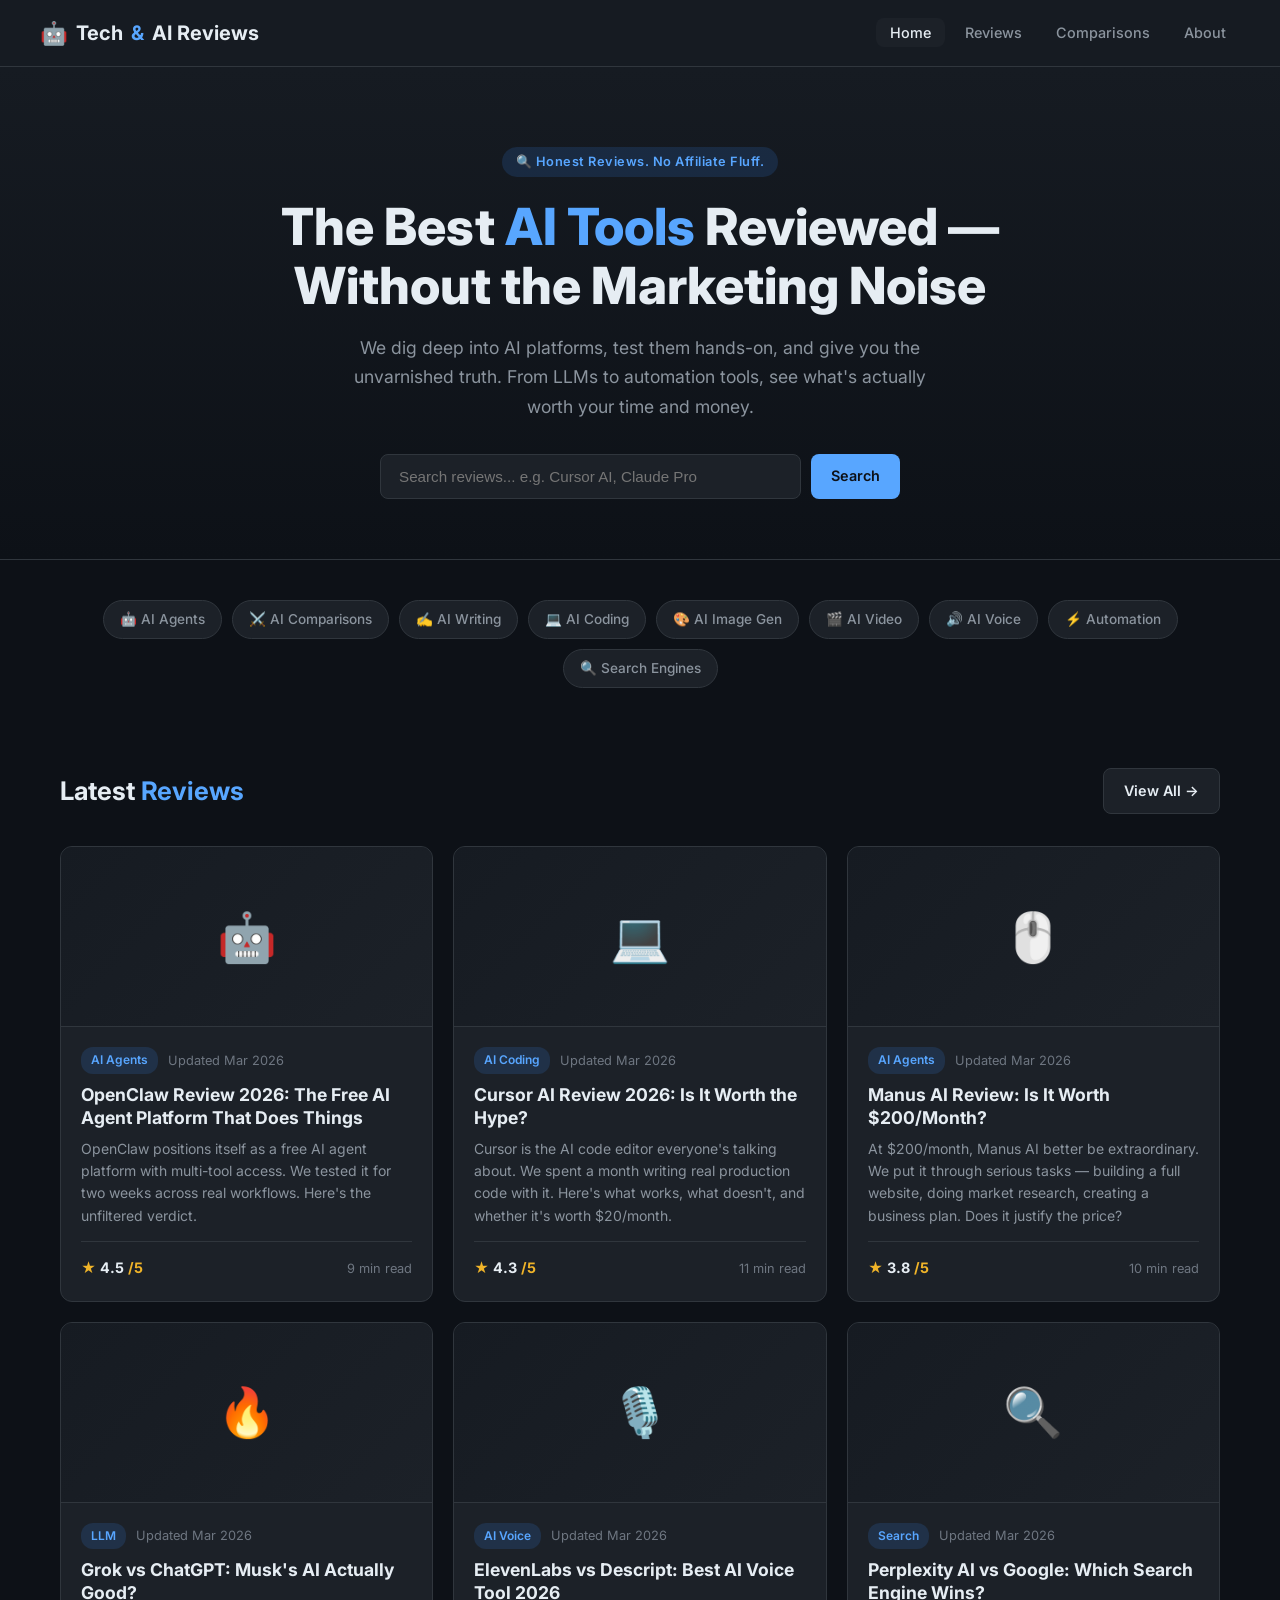
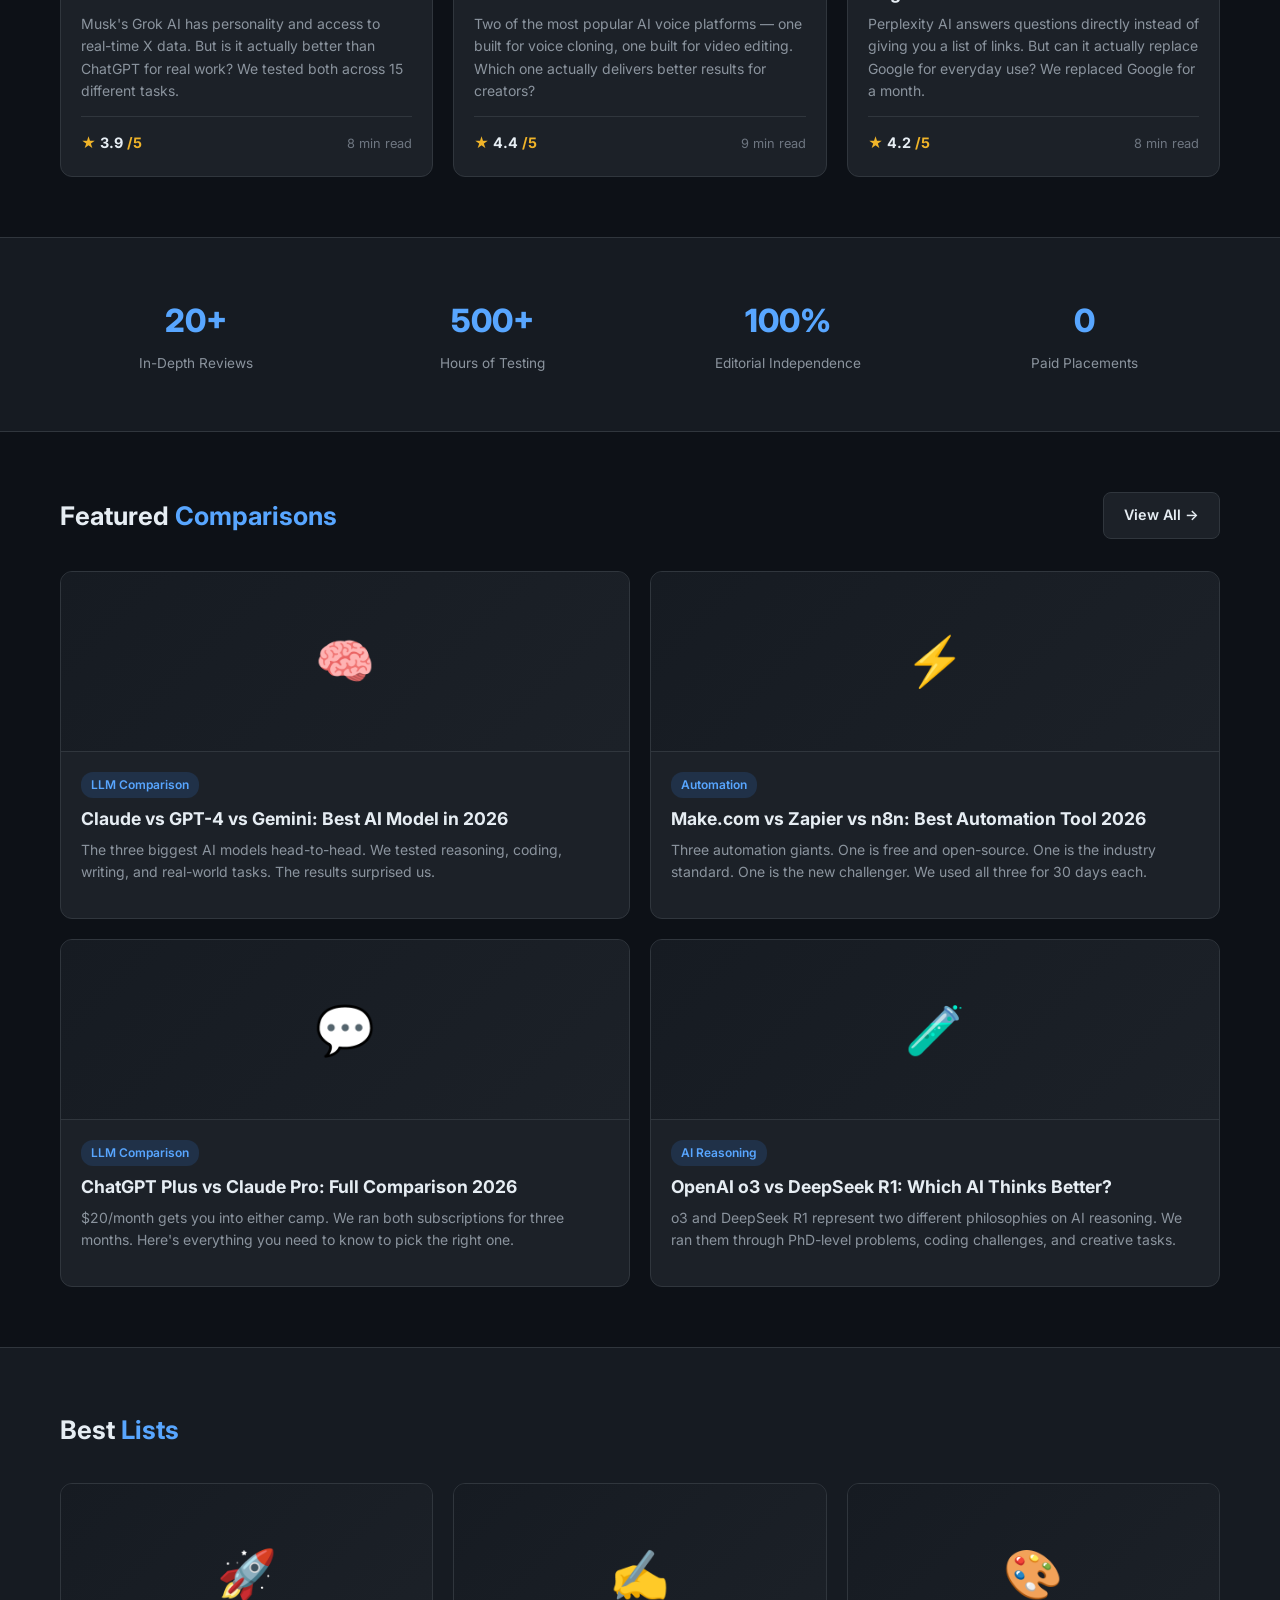
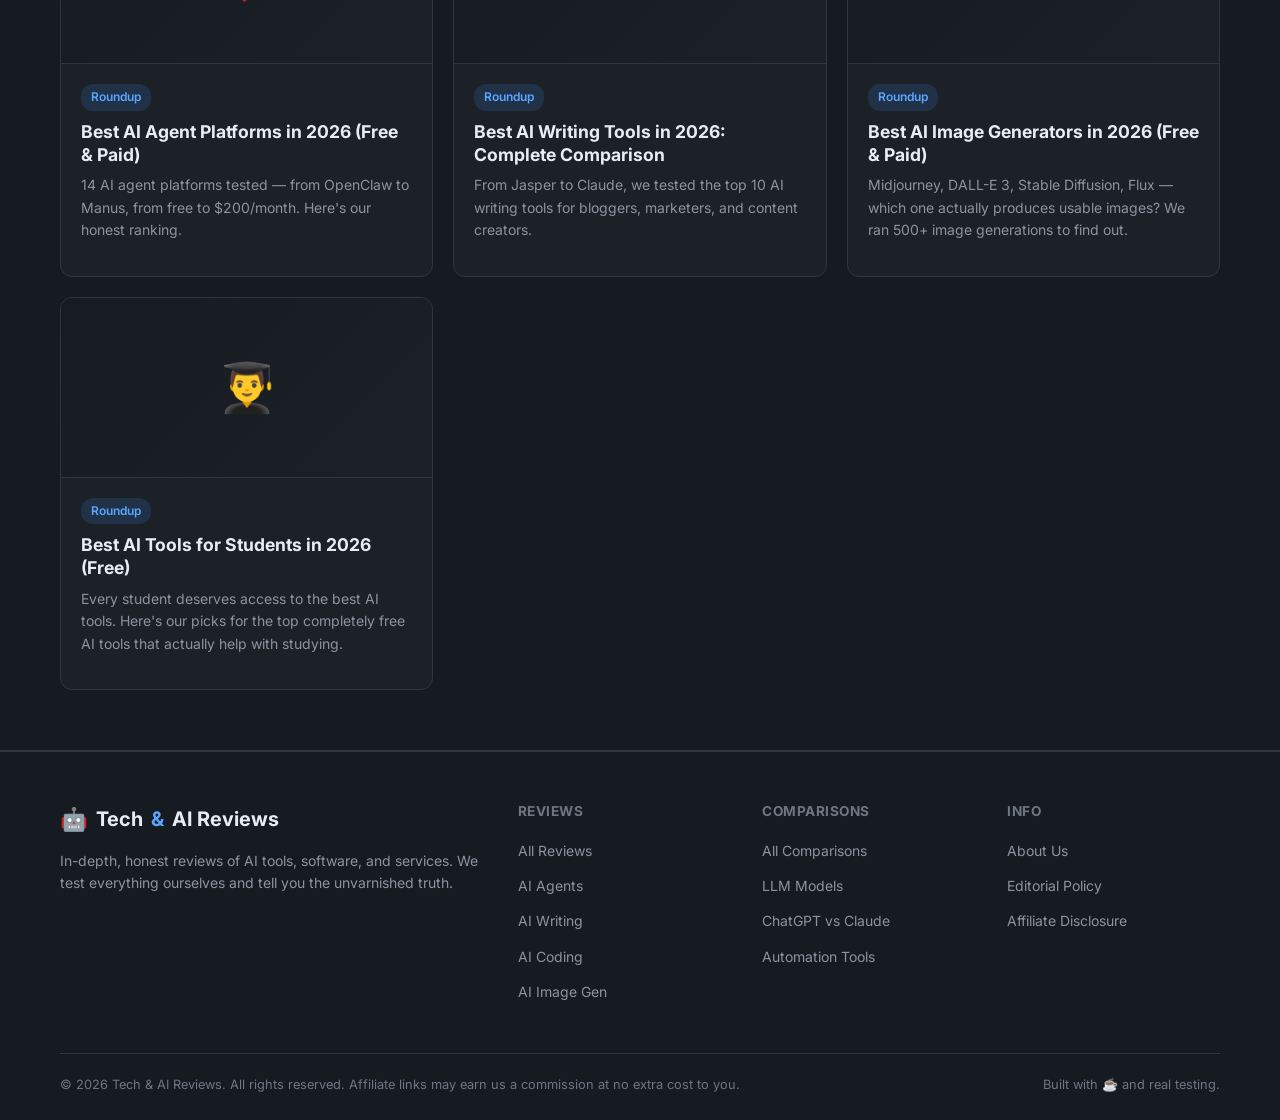
<file: index.html>
<!DOCTYPE html>
<html lang="en">
<head>
  <meta charset="UTF-8">
  <meta name="viewport" content="width=device-width, initial-scale=1.0">
  <title>Tech & AI Tool Reviews — Honest Reviews of AI Tools, Software & Services</title>
  <meta name="description" content="In-depth, honest reviews of AI tools, LLMs, automation platforms, and software. Compare the best AI products. No fluff, no hype — just real analysis.">
  <meta name="robots" content="index, follow">
  <link rel="stylesheet" href="css/style.css">
  <link rel="preconnect" href="https://fonts.googleapis.com">
  <link href="https://fonts.googleapis.com/css2?family=Inter:wght@400;500;600;700;800&display=swap" rel="stylesheet">
</head>
<body>

<!-- Header -->
<header class="site-header">
  <div class="container nav-inner">
    <a href="index.html" class="logo"><span class="logo-icon">🤖</span> Tech<span>&amp;</span>AI Reviews</a>
    <nav>
      <ul class="nav-links" id="navLinks">
        <li><a href="index.html" class="active">Home</a></li>
        <li><a href="reviews.html">Reviews</a></li>
        <li><a href="comparisons.html">Comparisons</a></li>
        <li><a href="about.html">About</a></li>
      </ul>
    </nav>
    <button class="mobile-toggle" onclick="document.getElementById('navLinks').classList.toggle('open')">
      <span></span><span></span><span></span>
    </button>
  </div>
</header>

<!-- Hero -->
<section class="hero">
  <div class="container">
    <div class="hero-badge">🔍 Honest Reviews. No Affiliate Fluff.</div>
    <h1>The Best <span>AI Tools</span> Reviewed — Without the Marketing Noise</h1>
    <p>We dig deep into AI platforms, test them hands-on, and give you the unvarnished truth. From LLMs to automation tools, see what's actually worth your time and money.</p>
    <div class="hero-search">
      <input type="text" placeholder="Search reviews... e.g. Cursor AI, Claude Pro">
      <a href="reviews.html" class="btn btn-primary">Search</a>
    </div>
  </div>
</section>

<!-- Category Pills -->
<div class="categories">
  <div class="container">
    <div class="categories-inner">
      <a href="reviews.html" class="cat-pill">🤖 AI Agents</a>
      <a href="comparisons.html" class="cat-pill">⚔️ AI Comparisons</a>
      <a href="reviews.html" class="cat-pill">✍️ AI Writing</a>
      <a href="reviews.html" class="cat-pill">💻 AI Coding</a>
      <a href="reviews.html" class="cat-pill">🎨 AI Image Gen</a>
      <a href="reviews.html" class="cat-pill">🎬 AI Video</a>
      <a href="reviews.html" class="cat-pill">🔊 AI Voice</a>
      <a href="reviews.html" class="cat-pill">⚡ Automation</a>
      <a href="reviews.html" class="cat-pill">🔍 Search Engines</a>
    </div>
  </div>
</div>

<!-- Latest Reviews -->
<section class="section">
  <div class="container">
    <div class="section-header">
      <h2 class="section-title">Latest <span>Reviews</span></h2>
      <a href="reviews.html" class="btn btn-secondary">View All →</a>
    </div>
    <div class="grid">
      <!-- OpenClaw Review -->
      <div class="card">
        <div class="card-image">🤖</div>
        <div class="card-body">
          <div class="card-meta">
            <span class="tag">AI Agents</span>
            <span class="read-time">Updated Mar 2026</span>
          </div>
          <h3 class="card-title"><a href="reviews/openclaw-review-2026.html">OpenClaw Review 2026: The Free AI Agent Platform That Does Things</a></h3>
          <p class="card-excerpt">OpenClaw positions itself as a free AI agent platform with multi-tool access. We tested it for two weeks across real workflows. Here's the unfiltered verdict.</p>
          <div class="card-footer">
            <div class="rating">★ <span class="score">4.5</span>/5</div>
            <span class="read-time">9 min read</span>
          </div>
        </div>
      </div>

      <!-- Cursor AI Review -->
      <div class="card">
        <div class="card-image">💻</div>
        <div class="card-body">
          <div class="card-meta">
            <span class="tag">AI Coding</span>
            <span class="read-time">Updated Mar 2026</span>
          </div>
          <h3 class="card-title"><a href="reviews/cursor-ai-review-2026.html">Cursor AI Review 2026: Is It Worth the Hype?</a></h3>
          <p class="card-excerpt">Cursor is the AI code editor everyone's talking about. We spent a month writing real production code with it. Here's what works, what doesn't, and whether it's worth $20/month.</p>
          <div class="card-footer">
            <div class="rating">★ <span class="score">4.3</span>/5</div>
            <span class="read-time">11 min read</span>
          </div>
        </div>
      </div>

      <!-- Manus AI Review -->
      <div class="card">
        <div class="card-image">🖱️</div>
        <div class="card-body">
          <div class="card-meta">
            <span class="tag">AI Agents</span>
            <span class="read-time">Updated Mar 2026</span>
          </div>
          <h3 class="card-title"><a href="reviews/manus-ai-review-2026.html">Manus AI Review: Is It Worth $200/Month?</a></h3>
          <p class="card-excerpt">At $200/month, Manus AI better be extraordinary. We put it through serious tasks — building a full website, doing market research, creating a business plan. Does it justify the price?</p>
          <div class="card-footer">
            <div class="rating">★ <span class="score">3.8</span>/5</div>
            <span class="read-time">10 min read</span>
          </div>
        </div>
      </div>

      <!-- Grok Review -->
      <div class="card">
        <div class="card-image">🔥</div>
        <div class="card-body">
          <div class="card-meta">
            <span class="tag">LLM</span>
            <span class="read-time">Updated Mar 2026</span>
          </div>
          <h3 class="card-title"><a href="reviews/grok-vs-chatgpt-2026.html">Grok vs ChatGPT: Musk's AI Actually Good?</a></h3>
          <p class="card-excerpt">Musk's Grok AI has personality and access to real-time X data. But is it actually better than ChatGPT for real work? We tested both across 15 different tasks.</p>
          <div class="card-footer">
            <div class="rating">★ <span class="score">3.9</span>/5</div>
            <span class="read-time">8 min read</span>
          </div>
        </div>
      </div>

      <!-- ElevenLabs vs Descript -->
      <div class="card">
        <div class="card-image">🎙️</div>
        <div class="card-body">
          <div class="card-meta">
            <span class="tag">AI Voice</span>
            <span class="read-time">Updated Mar 2026</span>
          </div>
          <h3 class="card-title"><a href="comparisons/elevenlabs-vs-descript-2026.html">ElevenLabs vs Descript: Best AI Voice Tool 2026</a></h3>
          <p class="card-excerpt">Two of the most popular AI voice platforms — one built for voice cloning, one built for video editing. Which one actually delivers better results for creators?</p>
          <div class="card-footer">
            <div class="rating">★ <span class="score">4.4</span>/5</div>
            <span class="read-time">9 min read</span>
          </div>
        </div>
      </div>

      <!-- Perplexity vs Google -->
      <div class="card">
        <div class="card-image">🔍</div>
        <div class="card-body">
          <div class="card-meta">
            <span class="tag">Search</span>
            <span class="read-time">Updated Mar 2026</span>
          </div>
          <h3 class="card-title"><a href="comparisons/perplexity-vs-google-2026.html">Perplexity AI vs Google: Which Search Engine Wins?</a></h3>
          <p class="card-excerpt">Perplexity AI answers questions directly instead of giving you a list of links. But can it actually replace Google for everyday use? We replaced Google for a month.</p>
          <div class="card-footer">
            <div class="rating">★ <span class="score">4.2</span>/5</div>
            <span class="read-time">8 min read</span>
          </div>
        </div>
      </div>
    </div>
  </div>
</section>

<!-- Trust Signals -->
<div class="trust-signals">
  <div class="container">
    <div class="trust-grid">
      <div class="trust-item">
        <div class="trust-num">20+</div>
        <div class="trust-label">In-Depth Reviews</div>
      </div>
      <div class="trust-item">
        <div class="trust-num">500+</div>
        <div class="trust-label">Hours of Testing</div>
      </div>
      <div class="trust-item">
        <div class="trust-num">100%</div>
        <div class="trust-label">Editorial Independence</div>
      </div>
      <div class="trust-item">
        <div class="trust-num">0</div>
        <div class="trust-label">Paid Placements</div>
      </div>
    </div>
  </div>
</div>

<!-- Top Comparisons -->
<section class="section">
  <div class="container">
    <div class="section-header">
      <h2 class="section-title">Featured <span>Comparisons</span></h2>
      <a href="comparisons.html" class="btn btn-secondary">View All →</a>
    </div>
    <div class="grid grid-2">
      <div class="card">
        <div class="card-image">🧠</div>
        <div class="card-body">
          <div class="card-meta"><span class="tag">LLM Comparison</span></div>
          <h3 class="card-title"><a href="comparisons/claude-vs-gpt4-vs-gemini-2026.html">Claude vs GPT-4 vs Gemini: Best AI Model in 2026</a></h3>
          <p class="card-excerpt">The three biggest AI models head-to-head. We tested reasoning, coding, writing, and real-world tasks. The results surprised us.</p>
        </div>
      </div>
      <div class="card">
        <div class="card-image">⚡</div>
        <div class="card-body">
          <div class="card-meta"><span class="tag">Automation</span></div>
          <h3 class="card-title"><a href="comparisons/make-vs-zapier-vs-n8n-2026.html">Make.com vs Zapier vs n8n: Best Automation Tool 2026</a></h3>
          <p class="card-excerpt">Three automation giants. One is free and open-source. One is the industry standard. One is the new challenger. We used all three for 30 days each.</p>
        </div>
      </div>
      <div class="card">
        <div class="card-image">💬</div>
        <div class="card-body">
          <div class="card-meta"><span class="tag">LLM Comparison</span></div>
          <h3 class="card-title"><a href="comparisons/chatgpt-plus-vs-claude-pro-2026.html">ChatGPT Plus vs Claude Pro: Full Comparison 2026</a></h3>
          <p class="card-excerpt">$20/month gets you into either camp. We ran both subscriptions for three months. Here's everything you need to know to pick the right one.</p>
        </div>
      </div>
      <div class="card">
        <div class="card-image">🧪</div>
        <div class="card-body">
          <div class="card-meta"><span class="tag">AI Reasoning</span></div>
          <h3 class="card-title"><a href="comparisons/openai-o3-vs-deepseek-r1-2026.html">OpenAI o3 vs DeepSeek R1: Which AI Thinks Better?</a></h3>
          <p class="card-excerpt">o3 and DeepSeek R1 represent two different philosophies on AI reasoning. We ran them through PhD-level problems, coding challenges, and creative tasks.</p>
        </div>
      </div>
    </div>
  </div>
</section>

<!-- Best Lists -->
<section class="section" style="background: var(--bg-secondary); border-top: 1px solid var(--border); border-bottom: 1px solid var(--border);">
  <div class="container">
    <div class="section-header">
      <h2 class="section-title">Best <span>Lists</span></h2>
    </div>
    <div class="grid">
      <div class="card">
        <div class="card-image">🚀</div>
        <div class="card-body">
          <div class="card-meta"><span class="tag">Roundup</span></div>
          <h3 class="card-title"><a href="reviews/best-ai-agent-platforms-2026.html">Best AI Agent Platforms in 2026 (Free & Paid)</a></h3>
          <p class="card-excerpt">14 AI agent platforms tested — from OpenClaw to Manus, from free to $200/month. Here's our honest ranking.</p>
        </div>
      </div>
      <div class="card">
        <div class="card-image">✍️</div>
        <div class="card-body">
          <div class="card-meta"><span class="tag">Roundup</span></div>
          <h3 class="card-title"><a href="reviews/best-ai-writing-tools-2026.html">Best AI Writing Tools in 2026: Complete Comparison</a></h3>
          <p class="card-excerpt">From Jasper to Claude, we tested the top 10 AI writing tools for bloggers, marketers, and content creators.</p>
        </div>
      </div>
      <div class="card">
        <div class="card-image">🎨</div>
        <div class="card-body">
          <div class="card-meta"><span class="tag">Roundup</span></div>
          <h3 class="card-title"><a href="reviews/best-ai-image-generators-2026.html">Best AI Image Generators in 2026 (Free & Paid)</a></h3>
          <p class="card-excerpt">Midjourney, DALL-E 3, Stable Diffusion, Flux — which one actually produces usable images? We ran 500+ image generations to find out.</p>
        </div>
      </div>
      <div class="card">
        <div class="card-image">👨‍🎓</div>
        <div class="card-body">
          <div class="card-meta"><span class="tag">Roundup</span></div>
          <h3 class="card-title"><a href="reviews/best-ai-tools-for-students-2026.html">Best AI Tools for Students in 2026 (Free)</a></h3>
          <p class="card-excerpt">Every student deserves access to the best AI tools. Here's our picks for the top completely free AI tools that actually help with studying.</p>
        </div>
      </div>
    </div>
  </div>
</section>

<!-- Footer -->
<footer class="site-footer">
  <div class="container">
    <div class="footer-grid">
      <div class="footer-brand">
        <div class="logo"><span class="logo-icon">🤖</span> Tech<span>&amp;</span>AI Reviews</div>
        <p>In-depth, honest reviews of AI tools, software, and services. We test everything ourselves and tell you the unvarnished truth.</p>
      </div>
      <div class="footer-col">
        <h4>Reviews</h4>
        <ul>
          <li><a href="reviews.html">All Reviews</a></li>
          <li><a href="reviews.html">AI Agents</a></li>
          <li><a href="reviews.html">AI Writing</a></li>
          <li><a href="reviews.html">AI Coding</a></li>
          <li><a href="reviews.html">AI Image Gen</a></li>
        </ul>
      </div>
      <div class="footer-col">
        <h4>Comparisons</h4>
        <ul>
          <li><a href="comparisons.html">All Comparisons</a></li>
          <li><a href="comparisons/claude-vs-gpt4-vs-gemini-2026.html">LLM Models</a></li>
          <li><a href="comparisons/chatgpt-plus-vs-claude-pro-2026.html">ChatGPT vs Claude</a></li>
          <li><a href="comparisons/make-vs-zapier-vs-n8n-2026.html">Automation Tools</a></li>
        </ul>
      </div>
      <div class="footer-col">
        <h4>Info</h4>
        <ul>
          <li><a href="about.html">About Us</a></li>
          <li><a href="about.html">Editorial Policy</a></li>
          <li><a href="about.html">Affiliate Disclosure</a></li>
        </ul>
      </div>
    </div>
    <div class="footer-bottom">
      <p>© 2026 Tech & AI Reviews. All rights reserved. Affiliate links may earn us a commission at no extra cost to you.</p>
      <p>Built with ☕ and real testing.</p>
    </div>
  </div>
</footer>

</body>
</html>
</file>
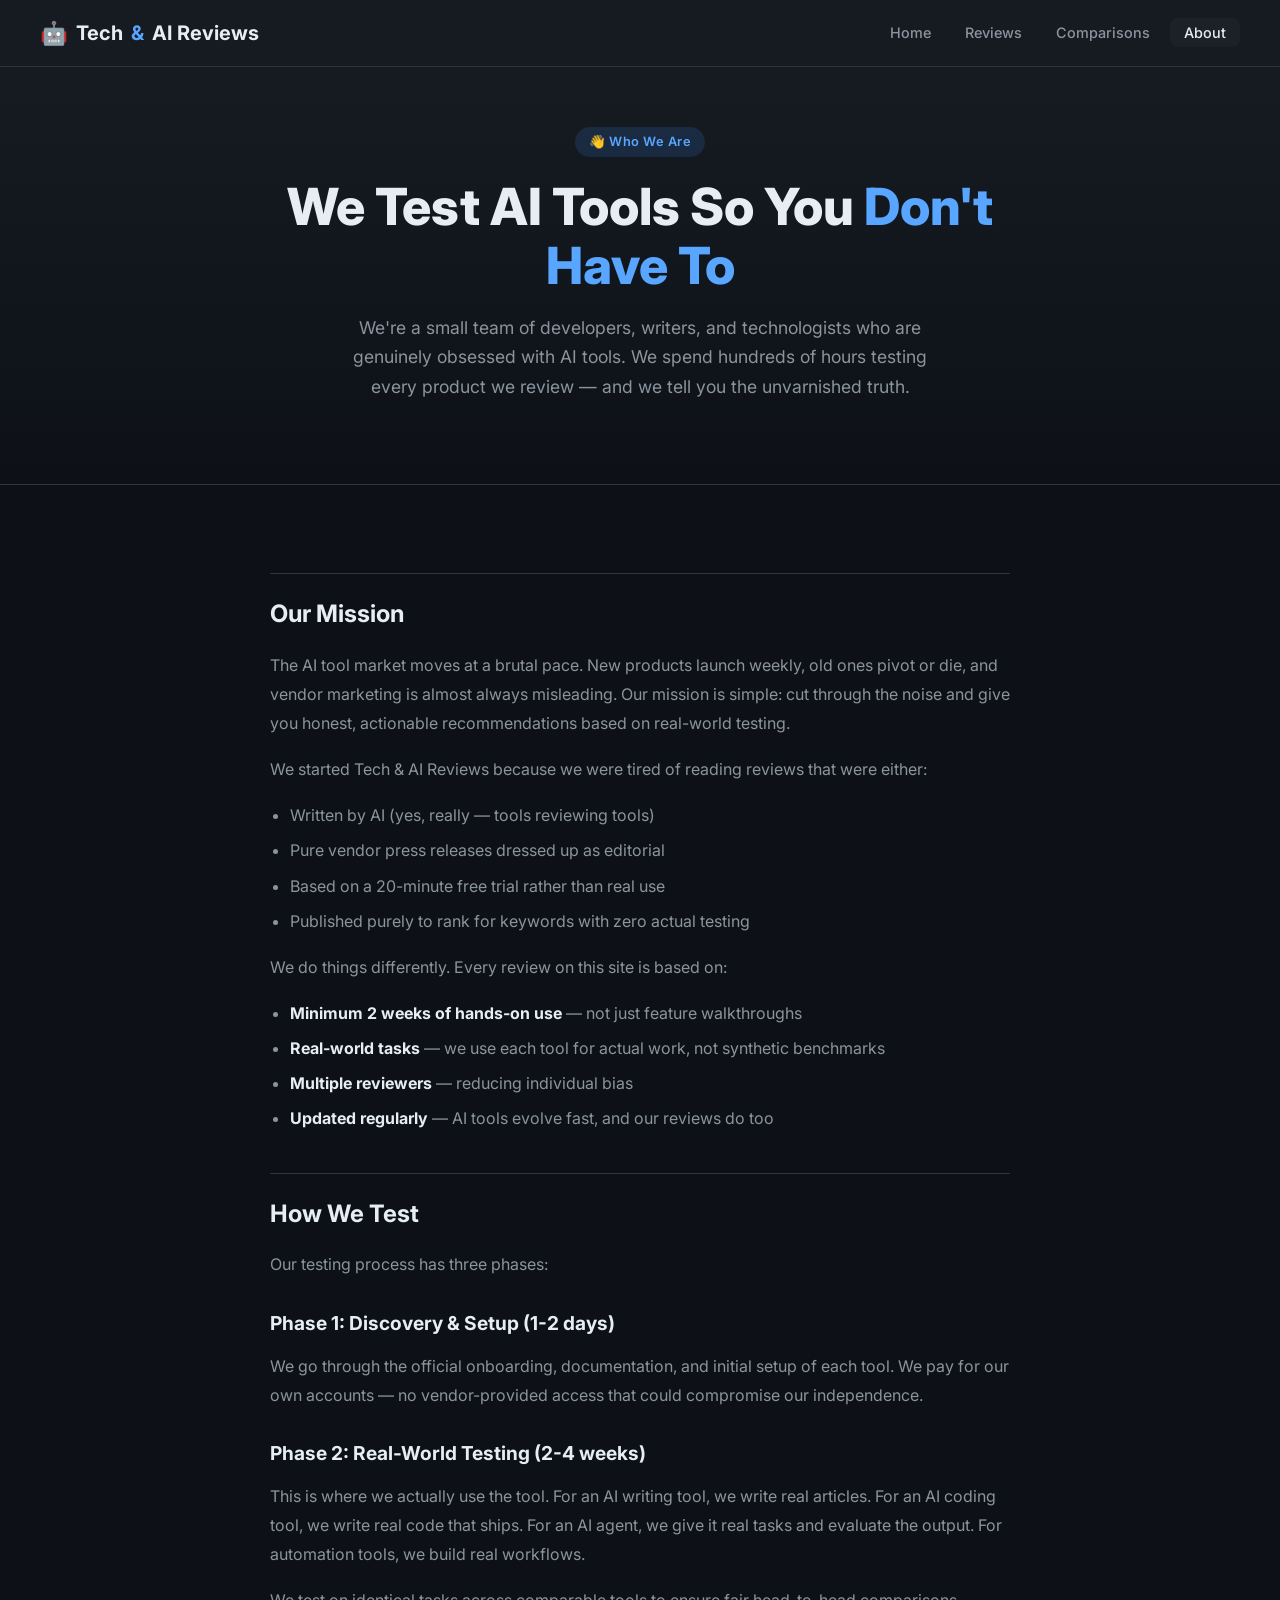
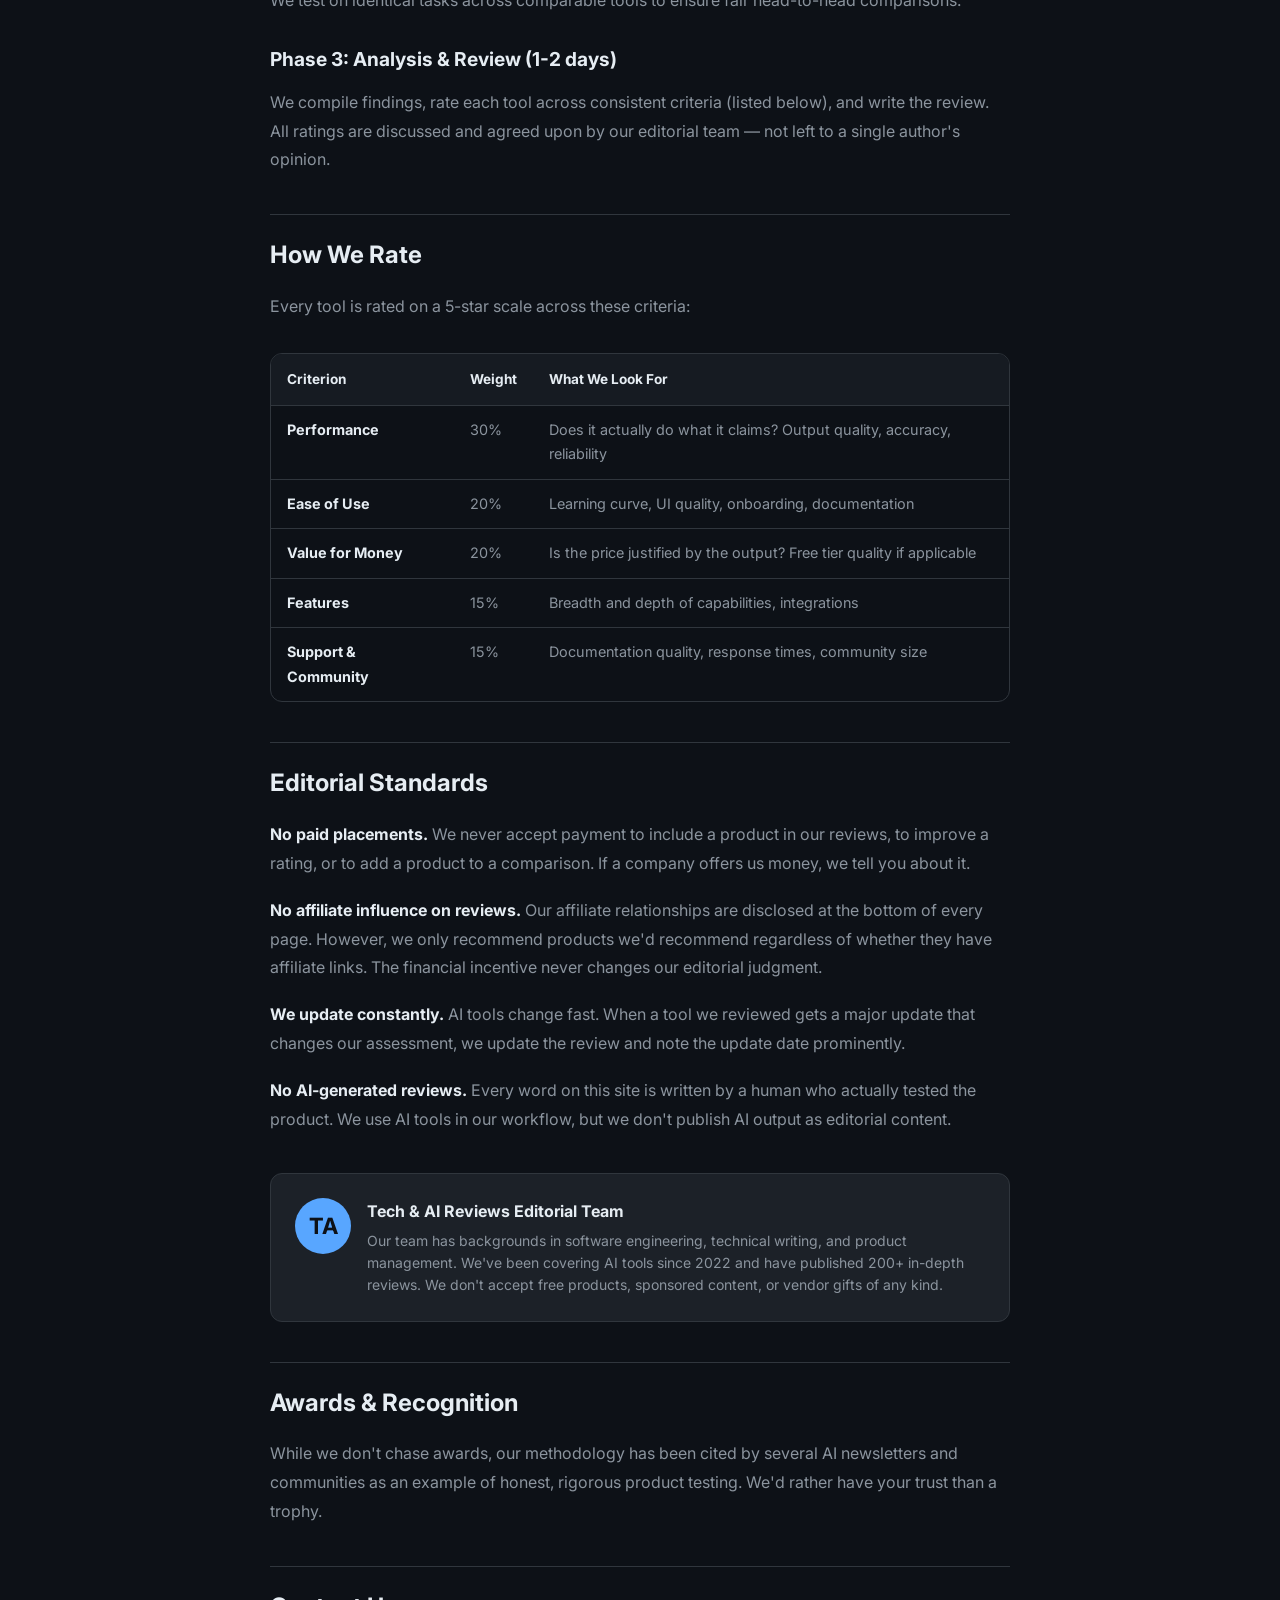
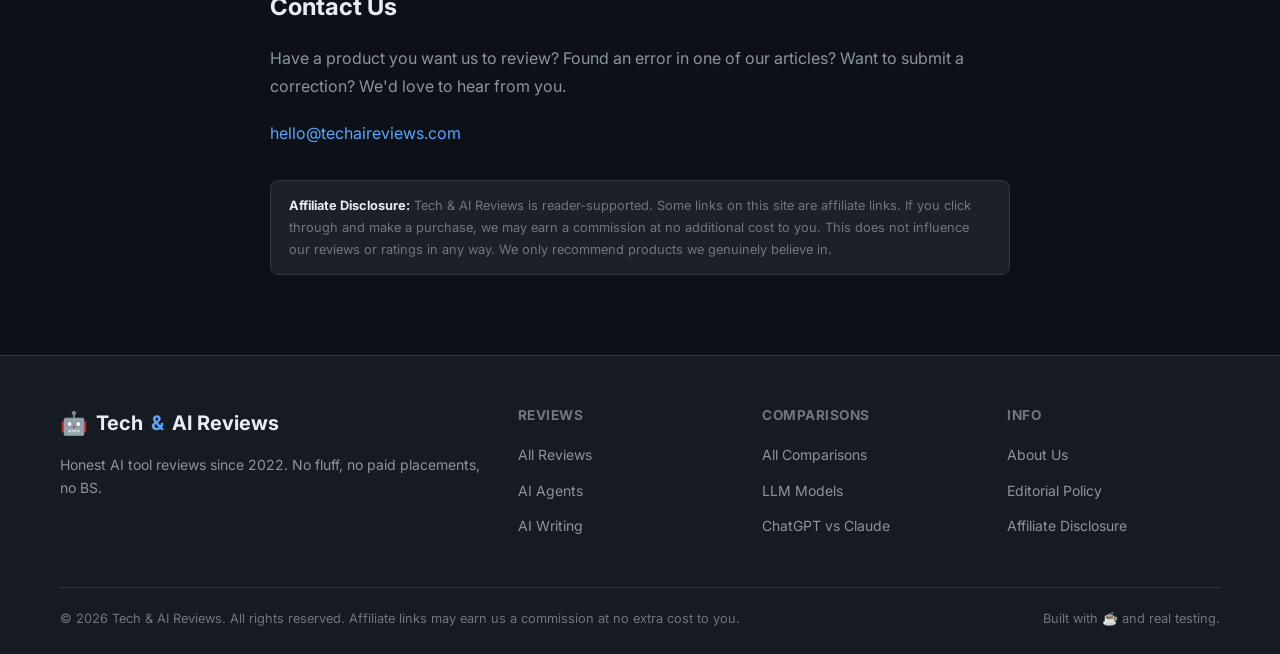
<file: about.html>
<!DOCTYPE html>
<html lang="en">
<head>
  <meta charset="UTF-8">
  <meta name="viewport" content="width=device-width, initial-scale=1.0">
  <title>About Tech & AI Reviews — Our Mission, Methods & Promise</title>
  <meta name="description" content="Learn about Tech & AI Reviews — who we are, how we test AI tools, our editorial standards, and why you can trust our reviews.">
  <link rel="stylesheet" href="css/style.css">
  <link href="https://fonts.googleapis.com/css2?family=Inter:wght@400;500;600;700;800&display=swap" rel="stylesheet">
</head>
<body>

<header class="site-header">
  <div class="container nav-inner">
    <a href="index.html" class="logo"><span class="logo-icon">🤖</span> Tech<span>&amp;</span>AI Reviews</a>
    <nav>
      <ul class="nav-links" id="navLinks">
        <li><a href="index.html">Home</a></li>
        <li><a href="reviews.html">Reviews</a></li>
        <li><a href="comparisons.html">Comparisons</a></li>
        <li><a href="about.html" class="active">About</a></li>
      </ul>
    </nav>
    <button class="mobile-toggle" onclick="document.getElementById('navLinks').classList.toggle('open')">
      <span></span><span></span><span></span>
    </button>
  </div>
</header>

<section class="hero" style="padding: 60px 0 50px;">
  <div class="container">
    <div class="hero-badge">👋 Who We Are</div>
    <h1>We Test AI Tools So You <span>Don't Have To</span></h1>
    <p>We're a small team of developers, writers, and technologists who are genuinely obsessed with AI tools. We spend hundreds of hours testing every product we review — and we tell you the unvarnished truth.</p>
  </div>
</section>

<section class="review-content">
  <div class="prose">

    <h2>Our Mission</h2>
    <p>The AI tool market moves at a brutal pace. New products launch weekly, old ones pivot or die, and vendor marketing is almost always misleading. Our mission is simple: cut through the noise and give you honest, actionable recommendations based on real-world testing.</p>
    <p>We started Tech & AI Reviews because we were tired of reading reviews that were either:</p>
    <ul>
      <li>Written by AI (yes, really — tools reviewing tools)</li>
      <li>Pure vendor press releases dressed up as editorial</li>
      <li>Based on a 20-minute free trial rather than real use</li>
      <li>Published purely to rank for keywords with zero actual testing</li>
    </ul>
    <p>We do things differently. Every review on this site is based on:</p>
    <ul>
      <li><strong>Minimum 2 weeks of hands-on use</strong> — not just feature walkthroughs</li>
      <li><strong>Real-world tasks</strong> — we use each tool for actual work, not synthetic benchmarks</li>
      <li><strong>Multiple reviewers</strong> — reducing individual bias</li>
      <li><strong>Updated regularly</strong> — AI tools evolve fast, and our reviews do too</li>
    </ul>

    <h2>How We Test</h2>
    <p>Our testing process has three phases:</p>

    <h3>Phase 1: Discovery & Setup (1-2 days)</h3>
    <p>We go through the official onboarding, documentation, and initial setup of each tool. We pay for our own accounts — no vendor-provided access that could compromise our independence.</p>

    <h3>Phase 2: Real-World Testing (2-4 weeks)</h3>
    <p>This is where we actually use the tool. For an AI writing tool, we write real articles. For an AI coding tool, we write real code that ships. For an AI agent, we give it real tasks and evaluate the output. For automation tools, we build real workflows.</p>
    <p>We test on identical tasks across comparable tools to ensure fair head-to-head comparisons.</p>

    <h3>Phase 3: Analysis & Review (1-2 days)</h3>
    <p>We compile findings, rate each tool across consistent criteria (listed below), and write the review. All ratings are discussed and agreed upon by our editorial team — not left to a single author's opinion.</p>

    <h2>How We Rate</h2>
    <p>Every tool is rated on a 5-star scale across these criteria:</p>

    <div class="comparison-table-wrap">
      <table class="comparison-table">
        <thead>
          <tr>
            <th>Criterion</th>
            <th>Weight</th>
            <th>What We Look For</th>
          </tr>
        </thead>
        <tbody>
          <tr>
            <td class="product-col">Performance</td>
            <td>30%</td>
            <td>Does it actually do what it claims? Output quality, accuracy, reliability</td>
          </tr>
          <tr>
            <td class="product-col">Ease of Use</td>
            <td>20%</td>
            <td>Learning curve, UI quality, onboarding, documentation</td>
          </tr>
          <tr>
            <td class="product-col">Value for Money</td>
            <td>20%</td>
            <td>Is the price justified by the output? Free tier quality if applicable</td>
          </tr>
          <tr>
            <td class="product-col">Features</td>
            <td>15%</td>
            <td>Breadth and depth of capabilities, integrations</td>
          </tr>
          <tr>
            <td class="product-col">Support & Community</td>
            <td>15%</td>
            <td>Documentation quality, response times, community size</td>
          </tr>
        </tbody>
      </table>
    </div>

    <h2>Editorial Standards</h2>
    <p><strong>No paid placements.</strong> We never accept payment to include a product in our reviews, to improve a rating, or to add a product to a comparison. If a company offers us money, we tell you about it.</p>
    <p><strong>No affiliate influence on reviews.</strong> Our affiliate relationships are disclosed at the bottom of every page. However, we only recommend products we'd recommend regardless of whether they have affiliate links. The financial incentive never changes our editorial judgment.</p>
    <p><strong>We update constantly.</strong> AI tools change fast. When a tool we reviewed gets a major update that changes our assessment, we update the review and note the update date prominently.</p>
    <p><strong>No AI-generated reviews.</strong> Every word on this site is written by a human who actually tested the product. We use AI tools in our workflow, but we don't publish AI output as editorial content.</p>

    <div class="author-box">
      <div class="author-avatar">TA</div>
      <div>
        <div class="author-name">Tech & AI Reviews Editorial Team</div>
        <div class="author-bio">Our team has backgrounds in software engineering, technical writing, and product management. We've been covering AI tools since 2022 and have published 200+ in-depth reviews. We don't accept free products, sponsored content, or vendor gifts of any kind.</div>
      </div>
    </div>

    <h2>Awards & Recognition</h2>
    <p>While we don't chase awards, our methodology has been cited by several AI newsletters and communities as an example of honest, rigorous product testing. We'd rather have your trust than a trophy.</p>

    <h2>Contact Us</h2>
    <p>Have a product you want us to review? Found an error in one of our articles? Want to submit a correction? We'd love to hear from you.</p>
    <p><a href="mailto:hello@techaireviews.com">hello@techaireviews.com</a></p>

    <div class="disclosure">
      <strong>Affiliate Disclosure:</strong> Tech & AI Reviews is reader-supported. Some links on this site are affiliate links. If you click through and make a purchase, we may earn a commission at no additional cost to you. This does not influence our reviews or ratings in any way. We only recommend products we genuinely believe in.
    </div>

  </div>
</section>

<footer class="site-footer">
  <div class="container">
    <div class="footer-grid">
      <div class="footer-brand">
        <div class="logo"><span class="logo-icon">🤖</span> Tech<span>&amp;</span>AI Reviews</div>
        <p>Honest AI tool reviews since 2022. No fluff, no paid placements, no BS.</p>
      </div>
      <div class="footer-col">
        <h4>Reviews</h4>
        <ul>
          <li><a href="reviews.html">All Reviews</a></li>
          <li><a href="reviews.html">AI Agents</a></li>
          <li><a href="reviews.html">AI Writing</a></li>
        </ul>
      </div>
      <div class="footer-col">
        <h4>Comparisons</h4>
        <ul>
          <li><a href="comparisons.html">All Comparisons</a></li>
          <li><a href="comparisons/claude-vs-gpt4-vs-gemini-2026.html">LLM Models</a></li>
          <li><a href="comparisons/chatgpt-plus-vs-claude-pro-2026.html">ChatGPT vs Claude</a></li>
        </ul>
      </div>
      <div class="footer-col">
        <h4>Info</h4>
        <ul>
          <li><a href="about.html">About Us</a></li>
          <li><a href="about.html">Editorial Policy</a></li>
          <li><a href="about.html">Affiliate Disclosure</a></li>
        </ul>
      </div>
    </div>
    <div class="footer-bottom">
      <p>© 2026 Tech & AI Reviews. All rights reserved. Affiliate links may earn us a commission at no extra cost to you.</p>
      <p>Built with ☕ and real testing.</p>
    </div>
  </div>
</footer>

</body>
</html>
</file>
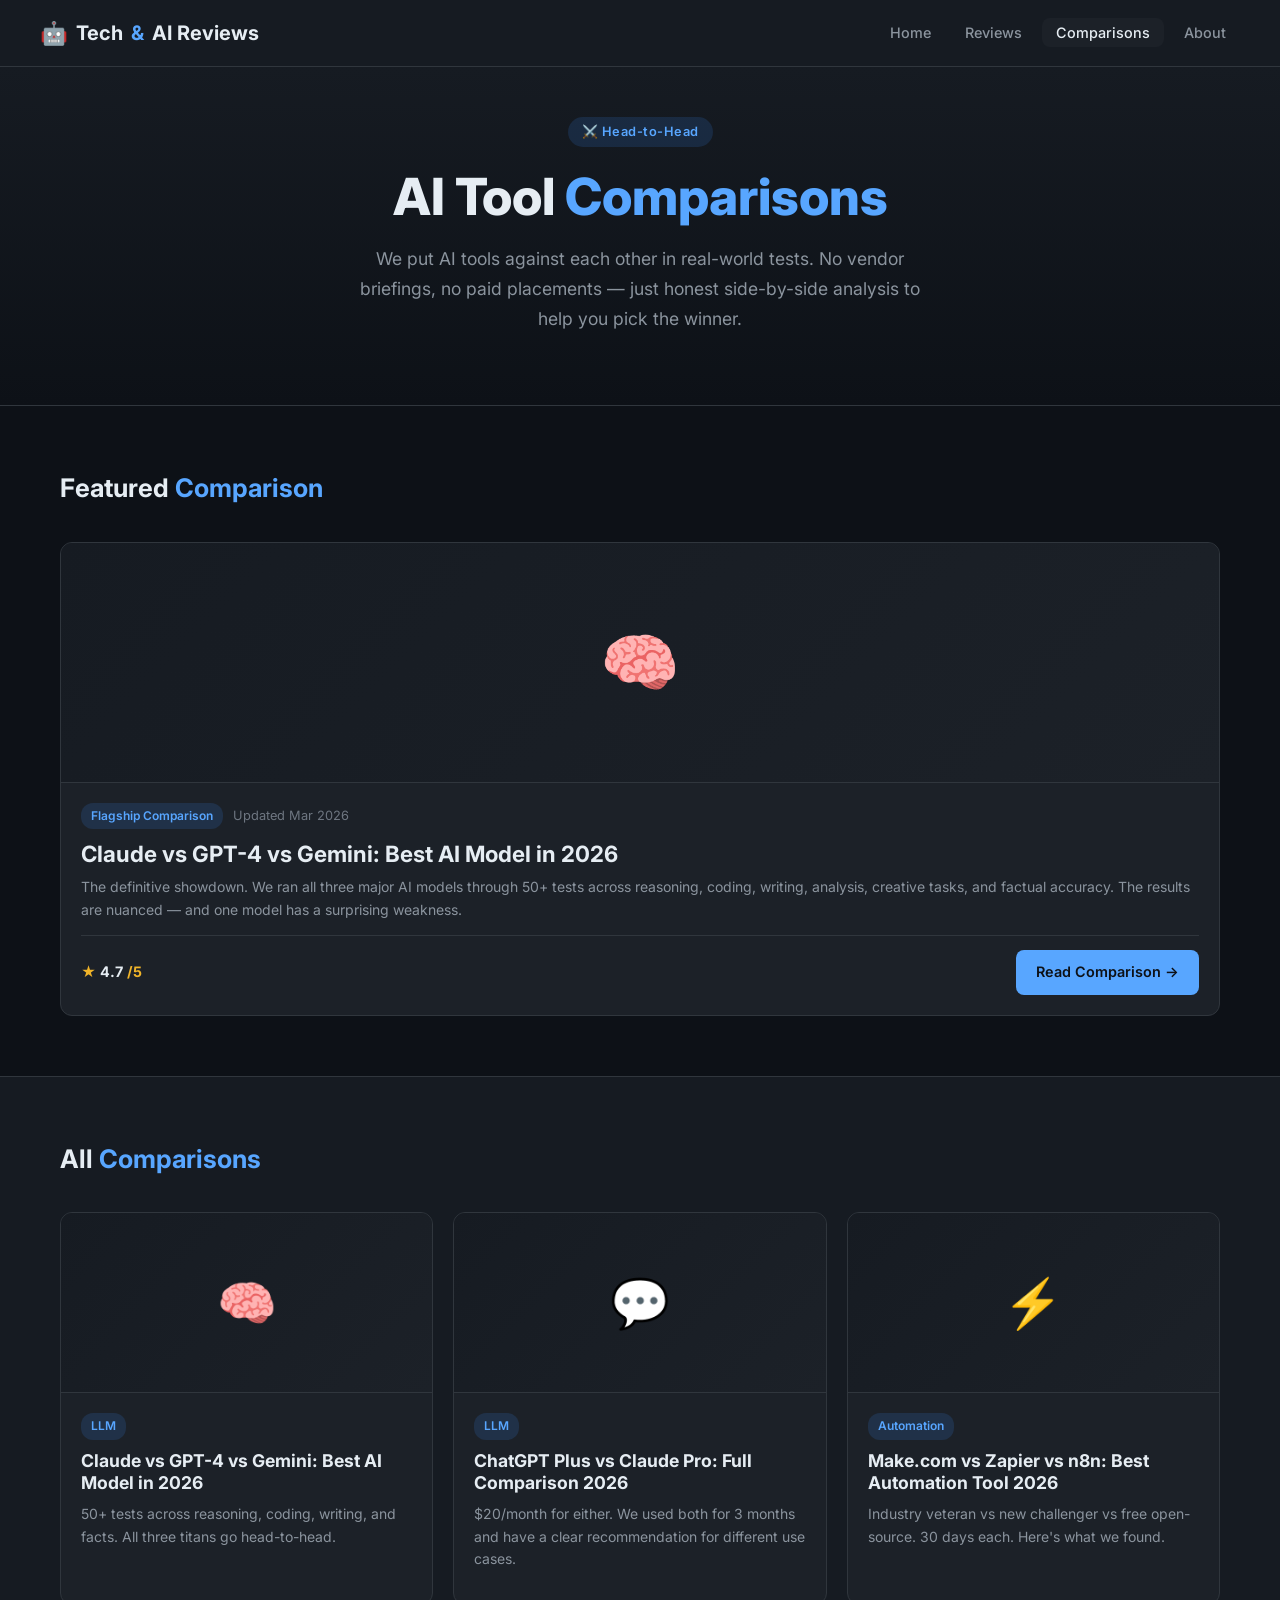
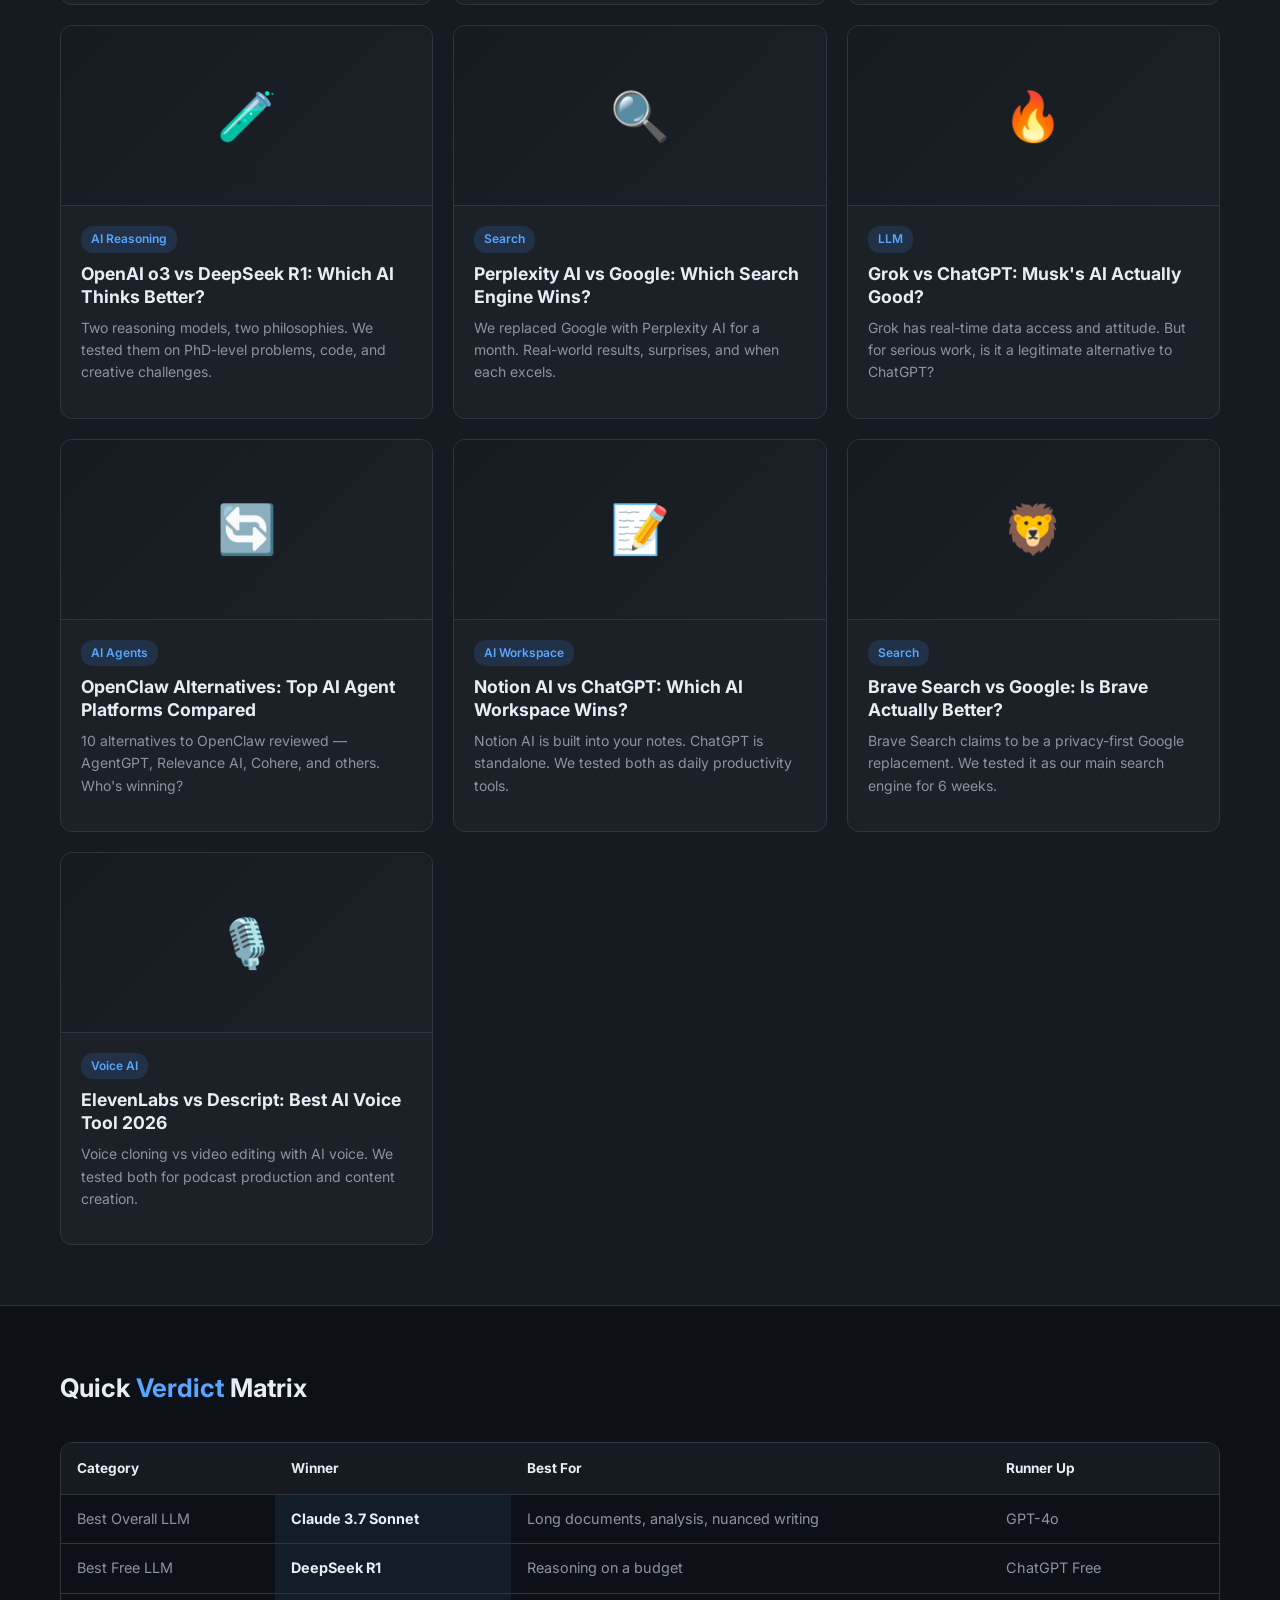
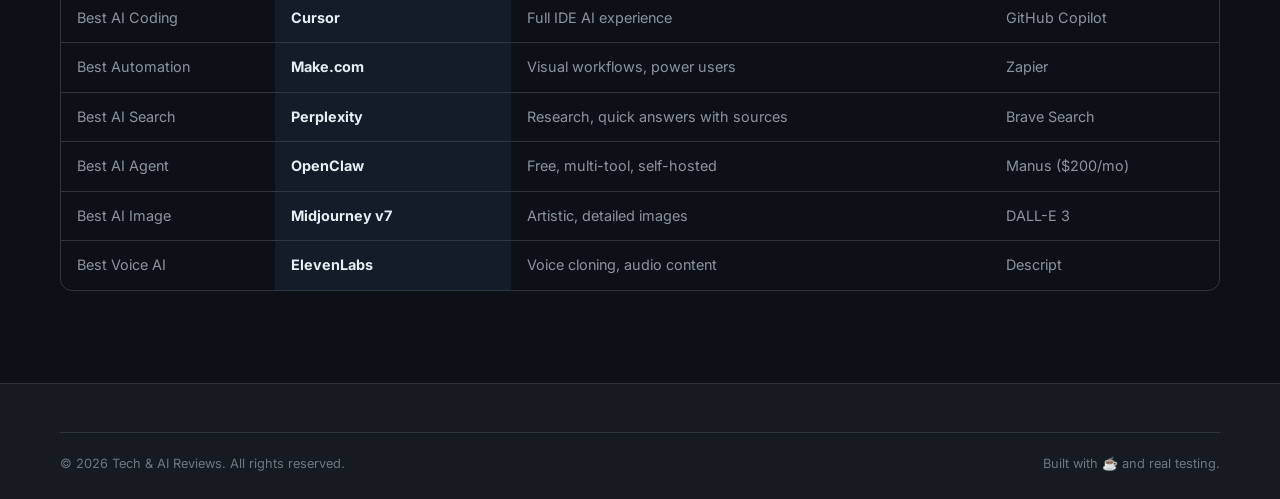
<file: comparisons.html>
<!DOCTYPE html>
<html lang="en">
<head>
  <meta charset="UTF-8">
  <meta name="viewport" content="width=device-width, initial-scale=1.0">
  <title>AI Comparisons 2026 — Head-to-Head AI Tool Comparisons</title>
  <meta name="description" content="Honest head-to-head comparisons of AI tools, LLMs, and platforms. Claude vs GPT-4, ChatGPT vs Gemini, Make vs Zapier, and more.">
  <link rel="stylesheet" href="css/style.css">
  <link href="https://fonts.googleapis.com/css2?family=Inter:wght@400;500;600;700;800&display=swap" rel="stylesheet">
</head>
<body>

<header class="site-header">
  <div class="container nav-inner">
    <a href="index.html" class="logo"><span class="logo-icon">🤖</span> Tech<span>&amp;</span>AI Reviews</a>
    <nav>
      <ul class="nav-links" id="navLinks">
        <li><a href="index.html">Home</a></li>
        <li><a href="reviews.html">Reviews</a></li>
        <li><a href="comparisons.html" class="active">Comparisons</a></li>
        <li><a href="about.html">About</a></li>
      </ul>
    </nav>
    <button class="mobile-toggle" onclick="document.getElementById('navLinks').classList.toggle('open')">
      <span></span><span></span><span></span>
    </button>
  </div>
</header>

<section class="hero" style="padding: 50px 0 40px;">
  <div class="container">
    <div class="hero-badge">⚔️ Head-to-Head</div>
    <h1>AI Tool <span>Comparisons</span></h1>
    <p>We put AI tools against each other in real-world tests. No vendor briefings, no paid placements — just honest side-by-side analysis to help you pick the winner.</p>
  </div>
</section>

<!-- Featured Comparison -->
<section class="section">
  <div class="container">
    <div class="section-header">
      <h2 class="section-title">Featured <span>Comparison</span></h2>
    </div>
    <div class="card featured">
      <div class="card-image" style="height:240px;font-size:4rem;">🧠</div>
      <div class="card-body">
        <div class="card-meta"><span class="tag">Flagship Comparison</span><span class="read-time">Updated Mar 2026</span></div>
        <h3 class="card-title" style="font-size:1.4rem;"><a href="comparisons/claude-vs-gpt4-vs-gemini-2026.html">Claude vs GPT-4 vs Gemini: Best AI Model in 2026</a></h3>
        <p class="card-excerpt">The definitive showdown. We ran all three major AI models through 50+ tests across reasoning, coding, writing, analysis, creative tasks, and factual accuracy. The results are nuanced — and one model has a surprising weakness.</p>
        <div class="card-footer">
          <div class="rating">★ <span class="score">4.7</span>/5</div>
          <a href="comparisons/claude-vs-gpt4-vs-gemini-2026.html" class="btn btn-primary">Read Comparison →</a>
        </div>
      </div>
    </div>
  </div>
</section>

<!-- All Comparisons Grid -->
<section class="section" style="background:var(--bg-secondary);border-top:1px solid var(--border);border-bottom:1px solid var(--border);">
  <div class="container">
    <div class="section-header">
      <h2 class="section-title">All <span>Comparisons</span></h2>
    </div>
    <div class="grid">
      <!-- Claude vs GPT-4 vs Gemini -->
      <div class="card">
        <div class="card-image">🧠</div>
        <div class="card-body">
          <div class="card-meta"><span class="tag">LLM</span></div>
          <h3 class="card-title"><a href="comparisons/claude-vs-gpt4-vs-gemini-2026.html">Claude vs GPT-4 vs Gemini: Best AI Model in 2026</a></h3>
          <p class="card-excerpt">50+ tests across reasoning, coding, writing, and facts. All three titans go head-to-head.</p>
        </div>
      </div>

      <!-- ChatGPT Plus vs Claude Pro -->
      <div class="card">
        <div class="card-image">💬</div>
        <div class="card-body">
          <div class="card-meta"><span class="tag">LLM</span></div>
          <h3 class="card-title"><a href="comparisons/chatgpt-plus-vs-claude-pro-2026.html">ChatGPT Plus vs Claude Pro: Full Comparison 2026</a></h3>
          <p class="card-excerpt">$20/month for either. We used both for 3 months and have a clear recommendation for different use cases.</p>
        </div>
      </div>

      <!-- Make vs Zapier vs n8n -->
      <div class="card">
        <div class="card-image">⚡</div>
        <div class="card-body">
          <div class="card-meta"><span class="tag">Automation</span></div>
          <h3 class="card-title"><a href="comparisons/make-vs-zapier-vs-n8n-2026.html">Make.com vs Zapier vs n8n: Best Automation Tool 2026</a></h3>
          <p class="card-excerpt">Industry veteran vs new challenger vs free open-source. 30 days each. Here's what we found.</p>
        </div>
      </div>

      <!-- o3 vs DeepSeek R1 -->
      <div class="card">
        <div class="card-image">🧪</div>
        <div class="card-body">
          <div class="card-meta"><span class="tag">AI Reasoning</span></div>
          <h3 class="card-title"><a href="comparisons/openai-o3-vs-deepseek-r1-2026.html">OpenAI o3 vs DeepSeek R1: Which AI Thinks Better?</a></h3>
          <p class="card-excerpt">Two reasoning models, two philosophies. We tested them on PhD-level problems, code, and creative challenges.</p>
        </div>
      </div>

      <!-- Perplexity vs Google -->
      <div class="card">
        <div class="card-image">🔍</div>
        <div class="card-body">
          <div class="card-meta"><span class="tag">Search</span></div>
          <h3 class="card-title"><a href="comparisons/perplexity-vs-google-2026.html">Perplexity AI vs Google: Which Search Engine Wins?</a></h3>
          <p class="card-excerpt">We replaced Google with Perplexity AI for a month. Real-world results, surprises, and when each excels.</p>
        </div>
      </div>

      <!-- Grok vs ChatGPT -->
      <div class="card">
        <div class="card-image">🔥</div>
        <div class="card-body">
          <div class="card-meta"><span class="tag">LLM</span></div>
          <h3 class="card-title"><a href="reviews/grok-vs-chatgpt-2026.html">Grok vs ChatGPT: Musk's AI Actually Good?</a></h3>
          <p class="card-excerpt">Grok has real-time data access and attitude. But for serious work, is it a legitimate alternative to ChatGPT?</p>
        </div>
      </div>

      <!-- OpenClaw Alternatives -->
      <div class="card">
        <div class="card-image">🔄</div>
        <div class="card-body">
          <div class="card-meta"><span class="tag">AI Agents</span></div>
          <h3 class="card-title"><a href="comparisons/openclaw-alternatives-2026.html">OpenClaw Alternatives: Top AI Agent Platforms Compared</a></h3>
          <p class="card-excerpt">10 alternatives to OpenClaw reviewed — AgentGPT, Relevance AI, Cohere, and others. Who's winning?</p>
        </div>
      </div>

      <!-- Notion AI vs ChatGPT -->
      <div class="card">
        <div class="card-image">📝</div>
        <div class="card-body">
          <div class="card-meta"><span class="tag">AI Workspace</span></div>
          <h3 class="card-title"><a href="comparisons/notion-ai-vs-chatgpt-2026.html">Notion AI vs ChatGPT: Which AI Workspace Wins?</a></h3>
          <p class="card-excerpt">Notion AI is built into your notes. ChatGPT is standalone. We tested both as daily productivity tools.</p>
        </div>
      </div>

      <!-- Brave vs Google -->
      <div class="card">
        <div class="card-image">🦁</div>
        <div class="card-body">
          <div class="card-meta"><span class="tag">Search</span></div>
          <h3 class="card-title"><a href="reviews/brave-search-vs-google-2026.html">Brave Search vs Google: Is Brave Actually Better?</a></h3>
          <p class="card-excerpt">Brave Search claims to be a privacy-first Google replacement. We tested it as our main search engine for 6 weeks.</p>
        </div>
      </div>

      <!-- ElevenLabs vs Descript -->
      <div class="card">
        <div class="card-image">🎙️</div>
        <div class="card-body">
          <div class="card-meta"><span class="tag">Voice AI</span></div>
          <h3 class="card-title"><a href="comparisons/elevenlabs-vs-descript-2026.html">ElevenLabs vs Descript: Best AI Voice Tool 2026</a></h3>
          <p class="card-excerpt">Voice cloning vs video editing with AI voice. We tested both for podcast production and content creation.</p>
        </div>
      </div>
    </div>
  </div>
</section>

<!-- Quick Comparison Summary -->
<section class="section">
  <div class="container">
    <div class="section-header">
      <h2 class="section-title">Quick <span>Verdict</span> Matrix</h2>
    </div>
    <div class="comparison-table-wrap">
      <table class="comparison-table">
        <thead>
          <tr>
            <th>Category</th>
            <th>Winner</th>
            <th>Best For</th>
            <th>Runner Up</th>
          </tr>
        </thead>
        <tbody>
          <tr>
            <td>Best Overall LLM</td>
            <td class="winner product-col">Claude 3.7 Sonnet</td>
            <td>Long documents, analysis, nuanced writing</td>
            <td>GPT-4o</td>
          </tr>
          <tr>
            <td>Best Free LLM</td>
            <td class="winner product-col">DeepSeek R1</td>
            <td>Reasoning on a budget</td>
            <td>ChatGPT Free</td>
          </tr>
          <tr>
            <td>Best AI Coding</td>
            <td class="winner product-col">Cursor</td>
            <td>Full IDE AI experience</td>
            <td>GitHub Copilot</td>
          </tr>
          <tr>
            <td>Best Automation</td>
            <td class="winner product-col">Make.com</td>
            <td>Visual workflows, power users</td>
            <td>Zapier</td>
          </tr>
          <tr>
            <td>Best AI Search</td>
            <td class="winner product-col">Perplexity</td>
            <td>Research, quick answers with sources</td>
            <td>Brave Search</td>
          </tr>
          <tr>
            <td>Best AI Agent</td>
            <td class="winner product-col">OpenClaw</td>
            <td>Free, multi-tool, self-hosted</td>
            <td>Manus ($200/mo)</td>
          </tr>
          <tr>
            <td>Best AI Image</td>
            <td class="winner product-col">Midjourney v7</td>
            <td>Artistic, detailed images</td>
            <td>DALL-E 3</td>
          </tr>
          <tr>
            <td>Best Voice AI</td>
            <td class="winner product-col">ElevenLabs</td>
            <td>Voice cloning, audio content</td>
            <td>Descript</td>
          </tr>
        </tbody>
      </table>
    </div>
  </div>
</section>

<footer class="site-footer">
  <div class="container">
    <div class="footer-bottom">
      <p>© 2026 Tech & AI Reviews. All rights reserved.</p>
      <p>Built with ☕ and real testing.</p>
    </div>
  </div>
</footer>

</body>
</html>
</file>
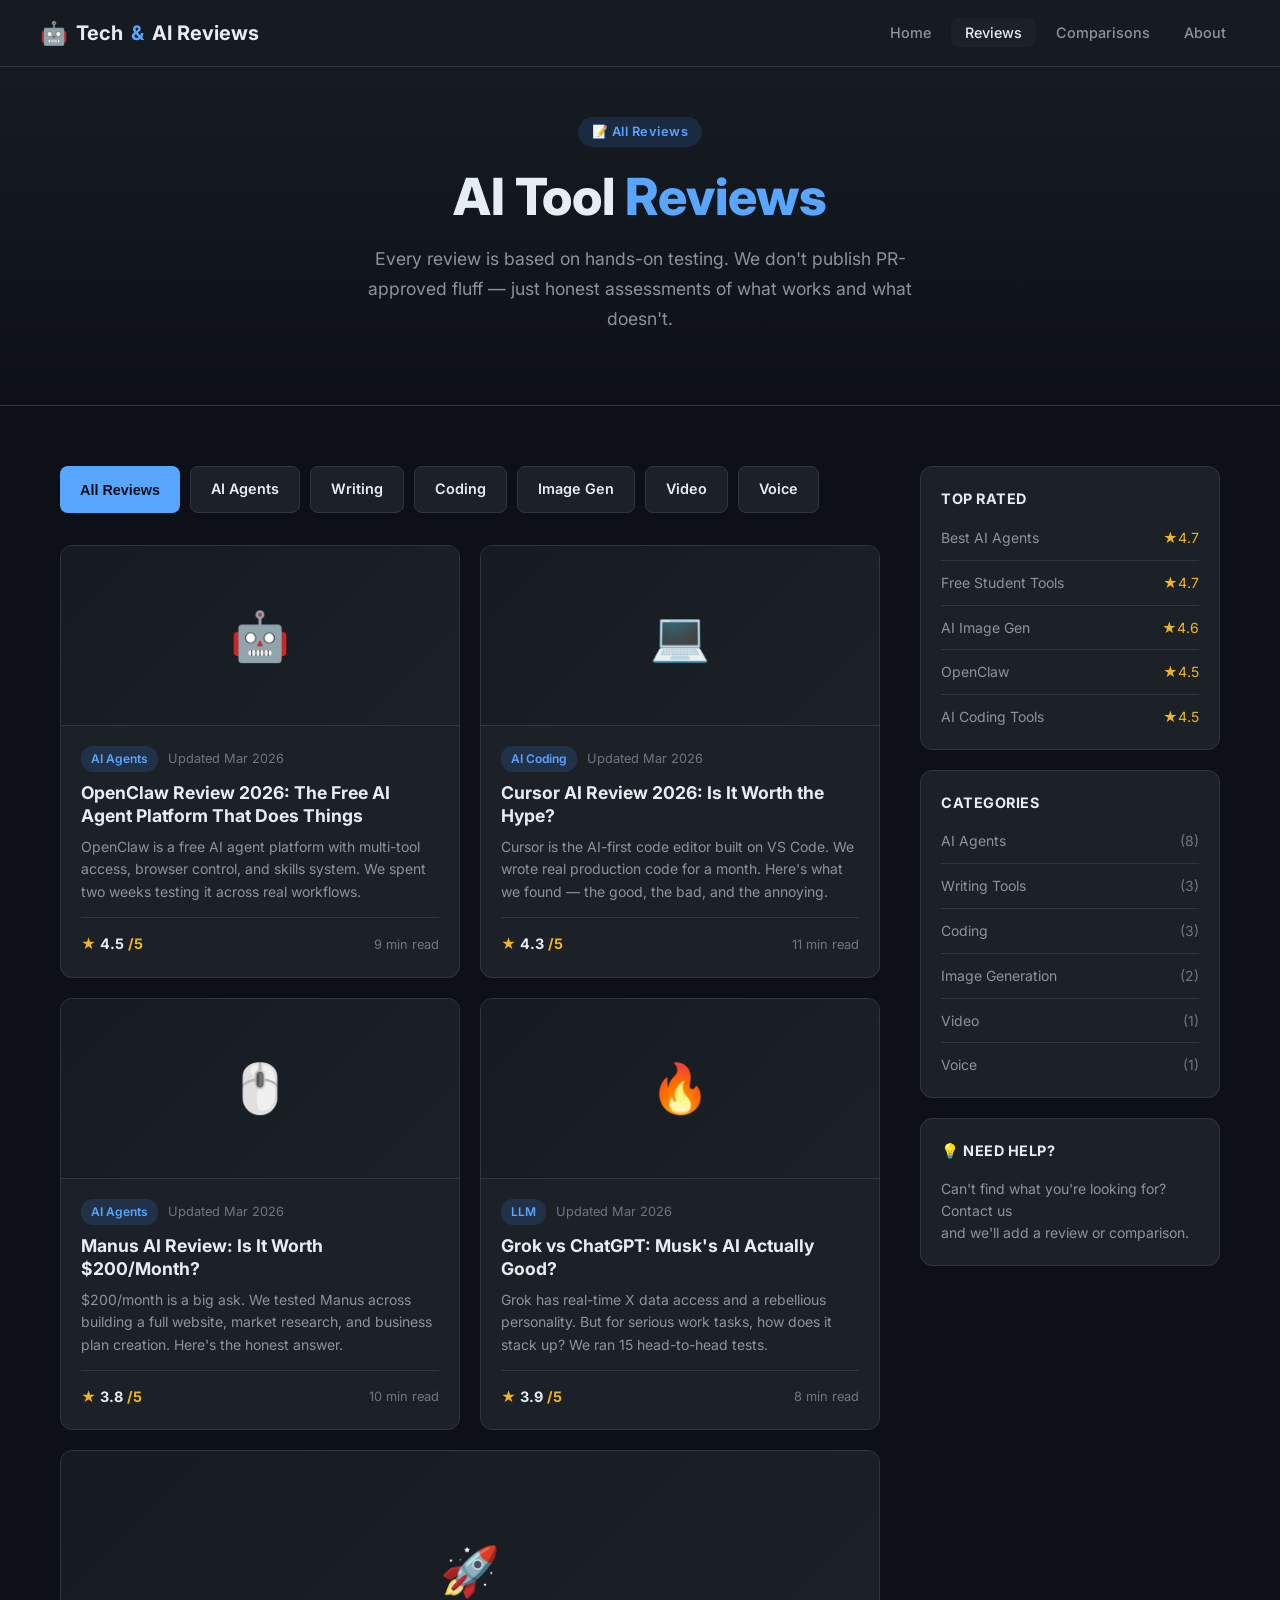
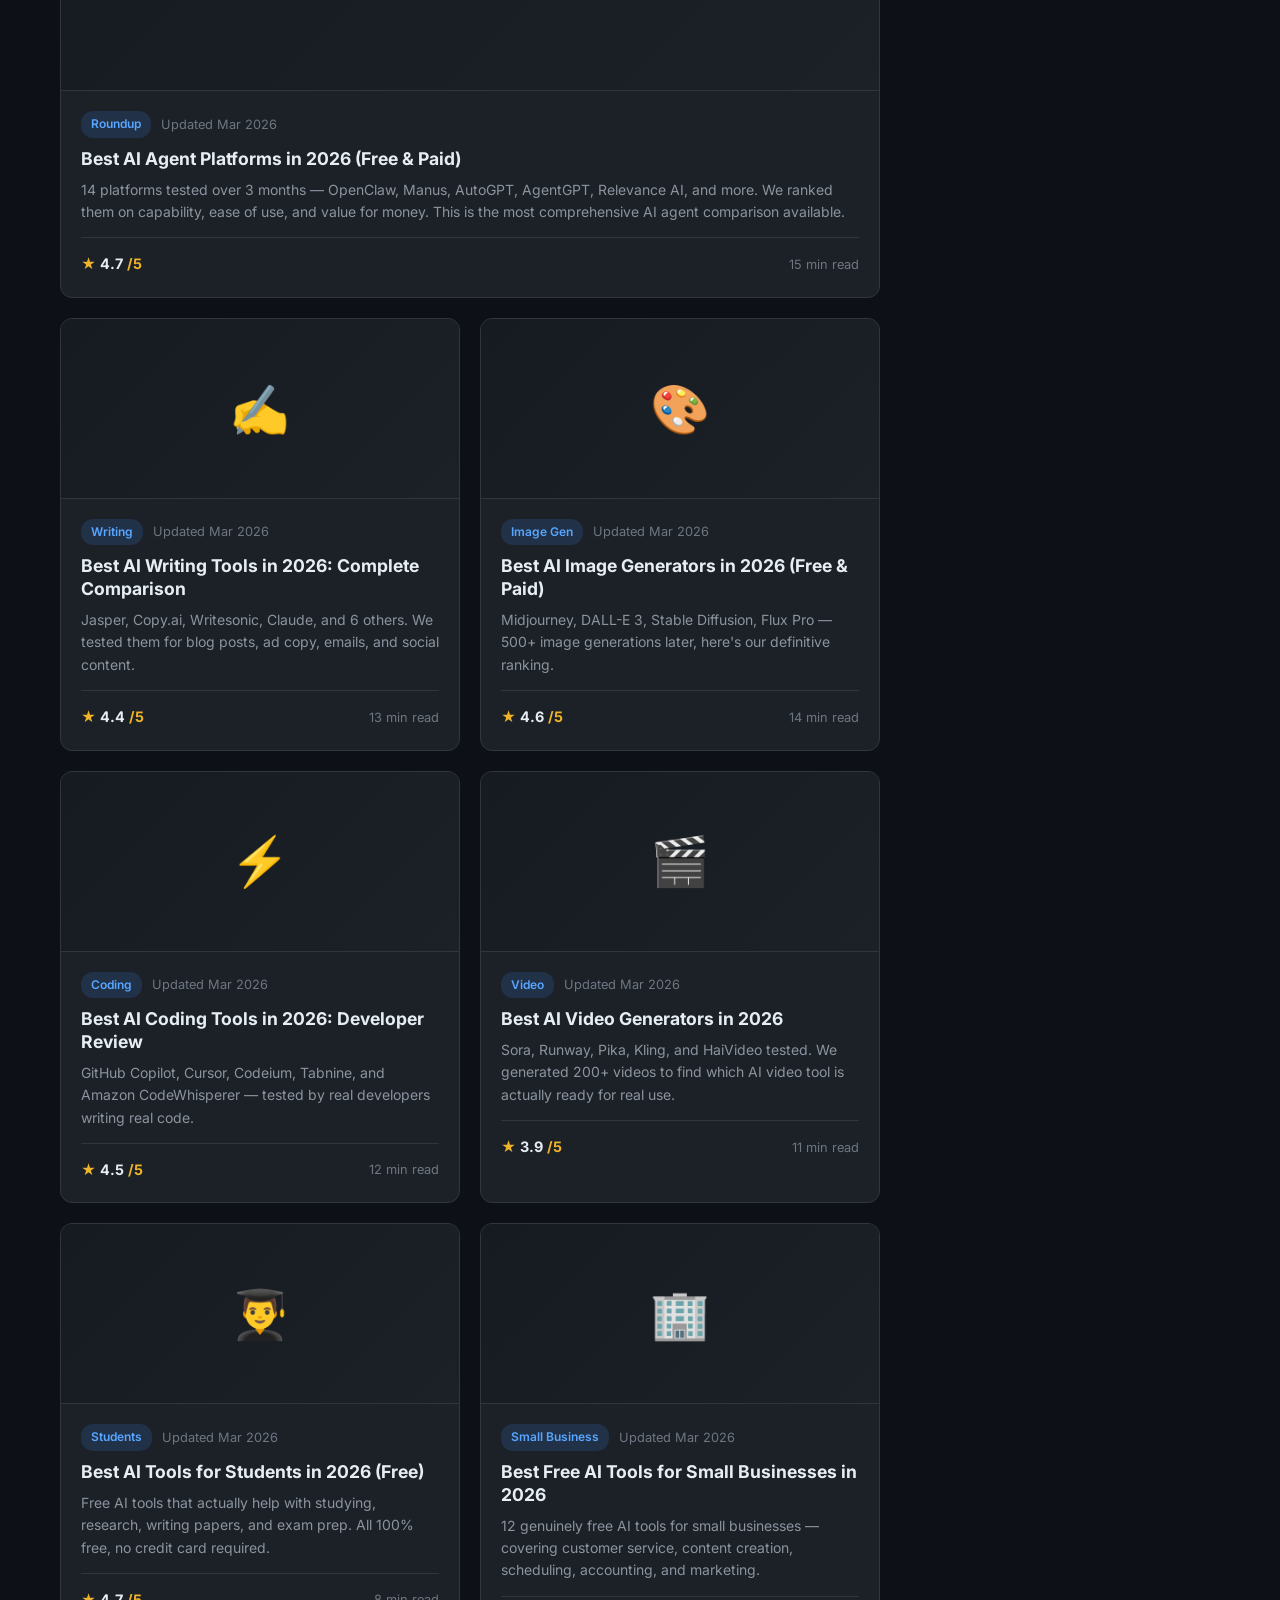
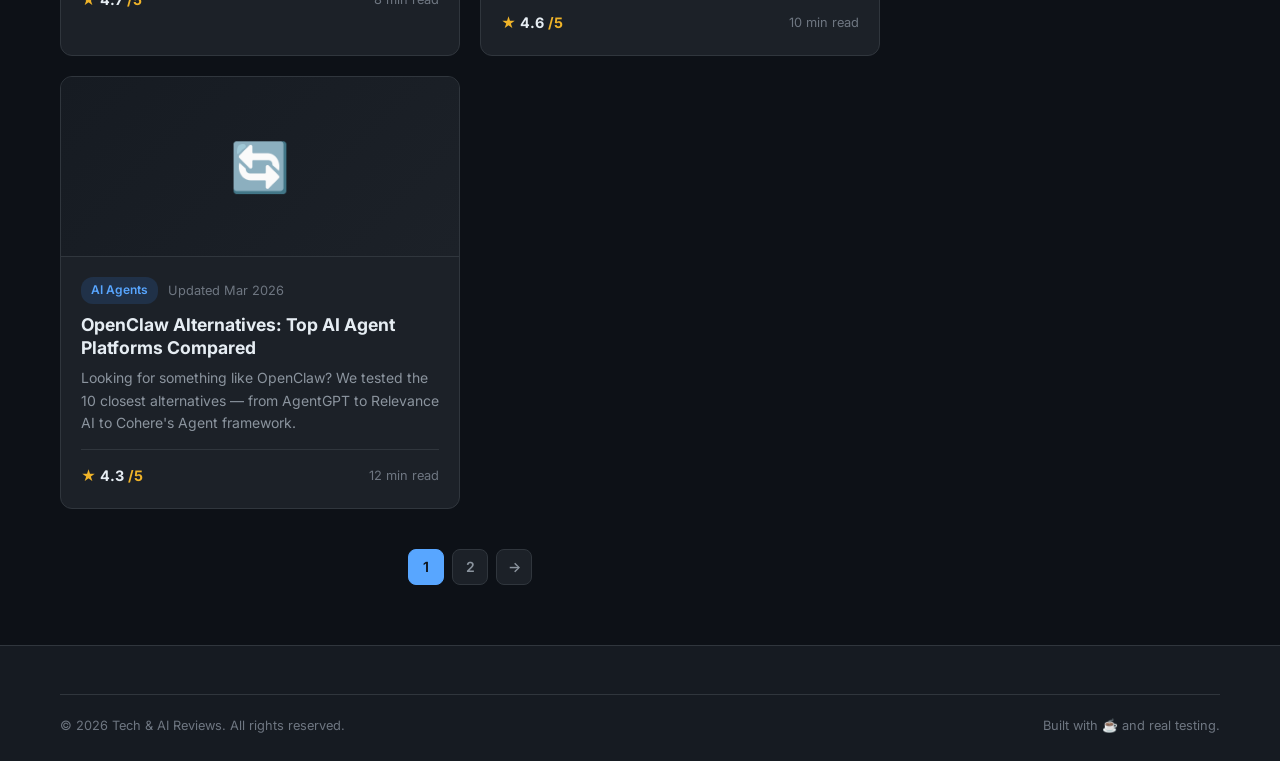
<file: reviews.html>
<!DOCTYPE html>
<html lang="en">
<head>
  <meta charset="UTF-8">
  <meta name="viewport" content="width=device-width, initial-scale=1.0">
  <title>AI Tool Reviews — Honest In-Depth Reviews of AI Software & Services</title>
  <meta name="description" content="Browse all our AI tool reviews — from AI agents to writing tools, coding assistants, image generators, and more. Honest ratings, real testing, no BS.">
  <link rel="stylesheet" href="css/style.css">
  <link href="https://fonts.googleapis.com/css2?family=Inter:wght@400;500;600;700;800&display=swap" rel="stylesheet">
</head>
<body>

<header class="site-header">
  <div class="container nav-inner">
    <a href="index.html" class="logo"><span class="logo-icon">🤖</span> Tech<span>&amp;</span>AI Reviews</a>
    <nav>
      <ul class="nav-links" id="navLinks">
        <li><a href="index.html">Home</a></li>
        <li><a href="reviews.html" class="active">Reviews</a></li>
        <li><a href="comparisons.html">Comparisons</a></li>
        <li><a href="about.html">About</a></li>
      </ul>
    </nav>
    <button class="mobile-toggle" onclick="document.getElementById('navLinks').classList.toggle('open')">
      <span></span><span></span><span></span>
    </button>
  </div>
</header>

<section class="hero" style="padding: 50px 0 40px;">
  <div class="container">
    <div class="hero-badge">📝 All Reviews</div>
    <h1>AI Tool <span>Reviews</span></h1>
    <p>Every review is based on hands-on testing. We don't publish PR-approved fluff — just honest assessments of what works and what doesn't.</p>
  </div>
</section>

<section class="section">
  <div class="container page-layout">
    <div>
      <!-- Filter Bar -->
      <div style="display:flex;gap:10px;flex-wrap:wrap;margin-bottom:32px;">
        <button class="btn btn-primary" style="cursor:default;">All Reviews</button>
        <a href="#" class="btn btn-secondary">AI Agents</a>
        <a href="#" class="btn btn-secondary">Writing</a>
        <a href="#" class="btn btn-secondary">Coding</a>
        <a href="#" class="btn btn-secondary">Image Gen</a>
        <a href="#" class="btn btn-secondary">Video</a>
        <a href="#" class="btn btn-secondary">Voice</a>
      </div>

      <div class="grid">
        <!-- OpenClaw -->
        <div class="card">
          <div class="card-image">🤖</div>
          <div class="card-body">
            <div class="card-meta"><span class="tag">AI Agents</span><span class="read-time">Updated Mar 2026</span></div>
            <h3 class="card-title"><a href="reviews/openclaw-review-2026.html">OpenClaw Review 2026: The Free AI Agent Platform That Does Things</a></h3>
            <p class="card-excerpt">OpenClaw is a free AI agent platform with multi-tool access, browser control, and skills system. We spent two weeks testing it across real workflows.</p>
            <div class="card-footer">
              <div class="rating">★ <span class="score">4.5</span>/5</div>
              <span class="read-time">9 min read</span>
            </div>
          </div>
        </div>

        <!-- Cursor AI -->
        <div class="card">
          <div class="card-image">💻</div>
          <div class="card-body">
            <div class="card-meta"><span class="tag">AI Coding</span><span class="read-time">Updated Mar 2026</span></div>
            <h3 class="card-title"><a href="reviews/cursor-ai-review-2026.html">Cursor AI Review 2026: Is It Worth the Hype?</a></h3>
            <p class="card-excerpt">Cursor is the AI-first code editor built on VS Code. We wrote real production code for a month. Here's what we found — the good, the bad, and the annoying.</p>
            <div class="card-footer">
              <div class="rating">★ <span class="score">4.3</span>/5</div>
              <span class="read-time">11 min read</span>
            </div>
          </div>
        </div>

        <!-- Manus AI -->
        <div class="card">
          <div class="card-image">🖱️</div>
          <div class="card-body">
            <div class="card-meta"><span class="tag">AI Agents</span><span class="read-time">Updated Mar 2026</span></div>
            <h3 class="card-title"><a href="reviews/manus-ai-review-2026.html">Manus AI Review: Is It Worth $200/Month?</a></h3>
            <p class="card-excerpt">$200/month is a big ask. We tested Manus across building a full website, market research, and business plan creation. Here's the honest answer.</p>
            <div class="card-footer">
              <div class="rating">★ <span class="score">3.8</span>/5</div>
              <span class="read-time">10 min read</span>
            </div>
          </div>
        </div>

        <!-- Grok -->
        <div class="card">
          <div class="card-image">🔥</div>
          <div class="card-body">
            <div class="card-meta"><span class="tag">LLM</span><span class="read-time">Updated Mar 2026</span></div>
            <h3 class="card-title"><a href="reviews/grok-vs-chatgpt-2026.html">Grok vs ChatGPT: Musk's AI Actually Good?</a></h3>
            <p class="card-excerpt">Grok has real-time X data access and a rebellious personality. But for serious work tasks, how does it stack up? We ran 15 head-to-head tests.</p>
            <div class="card-footer">
              <div class="rating">★ <span class="score">3.9</span>/5</div>
              <span class="read-time">8 min read</span>
            </div>
          </div>
        </div>

        <!-- Best AI Agent Platforms -->
        <div class="card featured">
          <div class="card-image">🚀</div>
          <div class="card-body">
            <div class="card-meta"><span class="tag">Roundup</span><span class="read-time">Updated Mar 2026</span></div>
            <h3 class="card-title"><a href="reviews/best-ai-agent-platforms-2026.html">Best AI Agent Platforms in 2026 (Free & Paid)</a></h3>
            <p class="card-excerpt">14 platforms tested over 3 months — OpenClaw, Manus, AutoGPT, AgentGPT, Relevance AI, and more. We ranked them on capability, ease of use, and value for money. This is the most comprehensive AI agent comparison available.</p>
            <div class="card-footer">
              <div class="rating">★ <span class="score">4.7</span>/5</div>
              <span class="read-time">15 min read</span>
            </div>
          </div>
        </div>

        <!-- Best AI Writing Tools -->
        <div class="card">
          <div class="card-image">✍️</div>
          <div class="card-body">
            <div class="card-meta"><span class="tag">Writing</span><span class="read-time">Updated Mar 2026</span></div>
            <h3 class="card-title"><a href="reviews/best-ai-writing-tools-2026.html">Best AI Writing Tools in 2026: Complete Comparison</a></h3>
            <p class="card-excerpt">Jasper, Copy.ai, Writesonic, Claude, and 6 others. We tested them for blog posts, ad copy, emails, and social content.</p>
            <div class="card-footer">
              <div class="rating">★ <span class="score">4.4</span>/5</div>
              <span class="read-time">13 min read</span>
            </div>
          </div>
        </div>

        <!-- Best AI Image Generators -->
        <div class="card">
          <div class="card-image">🎨</div>
          <div class="card-body">
            <div class="card-meta"><span class="tag">Image Gen</span><span class="read-time">Updated Mar 2026</span></div>
            <h3 class="card-title"><a href="reviews/best-ai-image-generators-2026.html">Best AI Image Generators in 2026 (Free & Paid)</a></h3>
            <p class="card-excerpt">Midjourney, DALL-E 3, Stable Diffusion, Flux Pro — 500+ image generations later, here's our definitive ranking.</p>
            <div class="card-footer">
              <div class="rating">★ <span class="score">4.6</span>/5</div>
              <span class="read-time">14 min read</span>
            </div>
          </div>
        </div>

        <!-- Best AI Coding Tools -->
        <div class="card">
          <div class="card-image">⚡</div>
          <div class="card-body">
            <div class="card-meta"><span class="tag">Coding</span><span class="read-time">Updated Mar 2026</span></div>
            <h3 class="card-title"><a href="reviews/best-ai-coding-tools-2026.html">Best AI Coding Tools in 2026: Developer Review</a></h3>
            <p class="card-excerpt">GitHub Copilot, Cursor, Codeium, Tabnine, and Amazon CodeWhisperer — tested by real developers writing real code.</p>
            <div class="card-footer">
              <div class="rating">★ <span class="score">4.5</span>/5</div>
              <span class="read-time">12 min read</span>
            </div>
          </div>
        </div>

        <!-- Best AI Video Generators -->
        <div class="card">
          <div class="card-image">🎬</div>
          <div class="card-body">
            <div class="card-meta"><span class="tag">Video</span><span class="read-time">Updated Mar 2026</span></div>
            <h3 class="card-title"><a href="reviews/best-ai-video-generators-2026.html">Best AI Video Generators in 2026</a></h3>
            <p class="card-excerpt">Sora, Runway, Pika, Kling, and HaiVideo tested. We generated 200+ videos to find which AI video tool is actually ready for real use.</p>
            <div class="card-footer">
              <div class="rating">★ <span class="score">3.9</span>/5</div>
              <span class="read-time">11 min read</span>
            </div>
          </div>
        </div>

        <!-- Best AI Tools for Students -->
        <div class="card">
          <div class="card-image">👨‍🎓</div>
          <div class="card-body">
            <div class="card-meta"><span class="tag">Students</span><span class="read-time">Updated Mar 2026</span></div>
            <h3 class="card-title"><a href="reviews/best-ai-tools-for-students-2026.html">Best AI Tools for Students in 2026 (Free)</a></h3>
            <p class="card-excerpt">Free AI tools that actually help with studying, research, writing papers, and exam prep. All 100% free, no credit card required.</p>
            <div class="card-footer">
              <div class="rating">★ <span class="score">4.7</span>/5</div>
              <span class="read-time">8 min read</span>
            </div>
          </div>
        </div>

        <!-- Best Free AI Tools for Small Business -->
        <div class="card">
          <div class="card-image">🏢</div>
          <div class="card-body">
            <div class="card-meta"><span class="tag">Small Business</span><span class="read-time">Updated Mar 2026</span></div>
            <h3 class="card-title"><a href="reviews/best-free-ai-tools-small-business-2026.html">Best Free AI Tools for Small Businesses in 2026</a></h3>
            <p class="card-excerpt">12 genuinely free AI tools for small businesses — covering customer service, content creation, scheduling, accounting, and marketing.</p>
            <div class="card-footer">
              <div class="rating">★ <span class="score">4.6</span>/5</div>
              <span class="read-time">10 min read</span>
            </div>
          </div>
        </div>

        <!-- OpenClaw Alternatives -->
        <div class="card">
          <div class="card-image">🔄</div>
          <div class="card-body">
            <div class="card-meta"><span class="tag">AI Agents</span><span class="read-time">Updated Mar 2026</span></div>
            <h3 class="card-title"><a href="comparisons/openclaw-alternatives-2026.html">OpenClaw Alternatives: Top AI Agent Platforms Compared</a></h3>
            <p class="card-excerpt">Looking for something like OpenClaw? We tested the 10 closest alternatives — from AgentGPT to Relevance AI to Cohere's Agent framework.</p>
            <div class="card-footer">
              <div class="rating">★ <span class="score">4.3</span>/5</div>
              <span class="read-time">12 min read</span>
            </div>
          </div>
        </div>
      </div>

      <div class="pagination">
        <a href="#" class="active">1</a>
        <a href="#">2</a>
        <a href="#">→</a>
      </div>
    </div>

    <!-- Sidebar -->
    <aside class="sidebar">
      <div class="sidebar-widget">
        <h3>Top Rated</h3>
        <ul>
          <li><a href="reviews/best-ai-agent-platforms-2026.html">Best AI Agents<span style="color:var(--rating-gold);"> ★4.7</span></a></li>
          <li><a href="reviews/best-ai-tools-for-students-2026.html">Free Student Tools<span style="color:var(--rating-gold);"> ★4.7</span></a></li>
          <li><a href="reviews/best-ai-image-generators-2026.html">AI Image Gen<span style="color:var(--rating-gold);"> ★4.6</span></a></li>
          <li><a href="reviews/openclaw-review-2026.html">OpenClaw<span style="color:var(--rating-gold);"> ★4.5</span></a></li>
          <li><a href="reviews/best-ai-coding-tools-2026.html">AI Coding Tools<span style="color:var(--rating-gold);"> ★4.5</span></a></li>
        </ul>
      </div>
      <div class="sidebar-widget">
        <h3>Categories</h3>
        <ul>
          <li><a href="#">AI Agents <span style="color:var(--text-muted);">(8)</span></a></li>
          <li><a href="#">Writing Tools <span style="color:var(--text-muted);">(3)</span></a></li>
          <li><a href="#">Coding <span style="color:var(--text-muted);">(3)</span></a></li>
          <li><a href="#">Image Generation <span style="color:var(--text-muted);">(2)</span></a></li>
          <li><a href="#">Video <span style="color:var(--text-muted);">(1)</span></a></li>
          <li><a href="#">Voice <span style="color:var(--text-muted);">(1)</span></a></li>
        </ul>
      </div>
      <div class="sidebar-widget">
        <h3>💡 Need Help?</h3>
        <p style="font-size:0.875rem;color:var(--text-secondary);line-height:1.6;">Can't find what you're looking for? <a href="about.html">Contact us</a> and we'll add a review or comparison.</p>
      </div>
    </aside>
  </div>
</section>

<footer class="site-footer">
  <div class="container">
    <div class="footer-bottom">
      <p>© 2026 Tech & AI Reviews. All rights reserved.</p>
      <p>Built with ☕ and real testing.</p>
    </div>
  </div>
</footer>

</body>
</html>
</file>
<file: css/style.css>
/* ============================================
   Tech & AI Reviews - Dark Theme Stylesheet
   ============================================ */

:root {
  --bg-primary: #0d1117;
  --bg-secondary: #161b22;
  --bg-card: #1c2128;
  --bg-card-hover: #22272e;
  --border: #30363d;
  --text-primary: #e6edf3;
  --text-secondary: #8b949e;
  --text-muted: #6e7681;
  --accent: #58a6ff;
  --accent-hover: #79c0ff;
  --accent-green: #3fb950;
  --accent-red: #f85149;
  --accent-yellow: #d29922;
  --accent-purple: #bc8cff;
  --rating-gold: #f0b429;
  --tag-bg: rgba(56, 139, 253, 0.15);
  --tag-text: #58a6ff;
  --pro-bg: rgba(63, 185, 80, 0.1);
  --pro-border: rgba(63, 185, 80, 0.3);
  --pro-text: #3fb950;
  --con-bg: rgba(248, 81, 73, 0.1);
  --con-border: rgba(248, 81, 73, 0.3);
  --con-text: #f85149;
  --font-sans: 'Inter', -apple-system, BlinkMacSystemFont, 'Segoe UI', sans-serif;
  --font-mono: 'JetBrains Mono', 'Fira Code', monospace;
  --radius: 8px;
  --radius-lg: 12px;
  --shadow: 0 1px 3px rgba(0,0,0,0.4);
  --shadow-lg: 0 8px 24px rgba(0,0,0,0.5);
}

*, *::before, *::after { box-sizing: border-box; margin: 0; padding: 0; }

html { scroll-behavior: smooth; }

body {
  font-family: var(--font-sans);
  background: var(--bg-primary);
  color: var(--text-primary);
  line-height: 1.7;
  font-size: 16px;
}

a { color: var(--accent); text-decoration: none; transition: color 0.2s; }
a:hover { color: var(--accent-hover); }

img { max-width: 100%; display: block; }

/* ---- Container ---- */
.container { max-width: 1200px; margin: 0 auto; padding: 0 20px; }

/* ---- Header / Nav ---- */
.site-header {
  background: var(--bg-secondary);
  border-bottom: 1px solid var(--border);
  position: sticky;
  top: 0;
  z-index: 100;
}
.nav-inner {
  display: flex;
  align-items: center;
  justify-content: space-between;
  padding: 14px 0;
  gap: 20px;
}
.logo {
  font-size: 1.25rem;
  font-weight: 700;
  color: var(--text-primary);
  display: flex;
  align-items: center;
  gap: 8px;
}
.logo-icon { font-size: 1.4rem; }
.logo span { color: var(--accent); }

.nav-links { display: flex; gap: 6px; list-style: none; }
.nav-links a {
  padding: 6px 14px;
  border-radius: var(--radius);
  color: var(--text-secondary);
  font-size: 0.9rem;
  font-weight: 500;
  transition: all 0.2s;
}
.nav-links a:hover, .nav-links a.active {
  color: var(--text-primary);
  background: var(--bg-card);
}
.mobile-toggle { display: none; background: none; border: none; cursor: pointer; padding: 6px; }
.mobile-toggle span { display: block; width: 22px; height: 2px; background: var(--text-primary); margin: 5px 0; border-radius: 2px; }

/* ---- Hero ---- */
.hero {
  padding: 80px 0 60px;
  text-align: center;
  background: linear-gradient(180deg, var(--bg-secondary) 0%, var(--bg-primary) 100%);
  border-bottom: 1px solid var(--border);
}
.hero-badge {
  display: inline-block;
  background: var(--tag-bg);
  color: var(--accent);
  padding: 4px 14px;
  border-radius: 20px;
  font-size: 0.8rem;
  font-weight: 600;
  margin-bottom: 20px;
  letter-spacing: 0.5px;
}
.hero h1 {
  font-size: clamp(2rem, 5vw, 3.2rem);
  font-weight: 800;
  line-height: 1.15;
  margin-bottom: 18px;
  max-width: 760px;
  margin-left: auto;
  margin-right: auto;
}
.hero h1 span { color: var(--accent); }
.hero p { font-size: 1.1rem; color: var(--text-secondary); max-width: 580px; margin: 0 auto 32px; }
.hero-search {
  max-width: 520px;
  margin: 0 auto;
  display: flex;
  gap: 10px;
}
.hero-search input {
  flex: 1;
  padding: 12px 18px;
  border-radius: var(--radius);
  border: 1px solid var(--border);
  background: var(--bg-card);
  color: var(--text-primary);
  font-size: 0.95rem;
  outline: none;
  transition: border-color 0.2s;
}
.hero-search input:focus { border-color: var(--accent); }
.btn {
  display: inline-flex;
  align-items: center;
  gap: 6px;
  padding: 10px 20px;
  border-radius: var(--radius);
  font-size: 0.9rem;
  font-weight: 600;
  cursor: pointer;
  border: none;
  transition: all 0.2s;
  text-decoration: none;
  white-space: nowrap;
}
.btn-primary { background: var(--accent); color: #0d1117; }
.btn-primary:hover { background: var(--accent-hover); color: #0d1117; }
.btn-secondary { background: var(--bg-card); color: var(--text-primary); border: 1px solid var(--border); }
.btn-secondary:hover { background: var(--bg-card-hover); border-color: var(--text-muted); }

/* ---- Category Pills ---- */
.categories { padding: 40px 0 20px; }
.categories-inner { display: flex; gap: 10px; flex-wrap: wrap; justify-content: center; }
.cat-pill {
  padding: 7px 16px;
  border-radius: 20px;
  background: var(--bg-card);
  border: 1px solid var(--border);
  color: var(--text-secondary);
  font-size: 0.85rem;
  font-weight: 500;
  cursor: pointer;
  transition: all 0.2s;
  text-decoration: none;
}
.cat-pill:hover { border-color: var(--accent); color: var(--accent); background: var(--tag-bg); }

/* ---- Section Layout ---- */
.section { padding: 60px 0; }
.section-header {
  display: flex;
  align-items: center;
  justify-content: space-between;
  margin-bottom: 32px;
  flex-wrap: wrap;
  gap: 12px;
}
.section-title { font-size: 1.6rem; font-weight: 700; }
.section-title span { color: var(--accent); }

/* ---- Cards Grid ---- */
.grid { display: grid; grid-template-columns: repeat(auto-fill, minmax(320px, 1fr)); gap: 20px; }
.grid-2 { grid-template-columns: repeat(auto-fill, minmax(480px, 1fr)); }

.card {
  background: var(--bg-card);
  border: 1px solid var(--border);
  border-radius: var(--radius-lg);
  overflow: hidden;
  transition: all 0.2s;
}
.card:hover { border-color: var(--text-muted); transform: translateY(-2px); box-shadow: var(--shadow-lg); }

.card-image {
  height: 180px;
  background: linear-gradient(135deg, var(--bg-secondary), var(--bg-card));
  display: flex;
  align-items: center;
  justify-content: center;
  font-size: 3rem;
  color: var(--text-muted);
  border-bottom: 1px solid var(--border);
}
.card-body { padding: 20px; }
.card-meta { display: flex; align-items: center; gap: 10px; margin-bottom: 10px; flex-wrap: wrap; }
.tag {
  padding: 3px 10px;
  border-radius: 12px;
  font-size: 0.75rem;
  font-weight: 600;
  background: var(--tag-bg);
  color: var(--tag-text);
}
.card-title { font-size: 1.1rem; font-weight: 700; margin-bottom: 8px; line-height: 1.3; }
.card-title a { color: var(--text-primary); }
.card-title a:hover { color: var(--accent); }
.card-excerpt { font-size: 0.875rem; color: var(--text-secondary); margin-bottom: 14px; line-height: 1.6; }
.card-footer { display: flex; align-items: center; justify-content: space-between; padding-top: 14px; border-top: 1px solid var(--border); }
.rating { display: flex; align-items: center; gap: 4px; font-weight: 700; font-size: 0.9rem; color: var(--rating-gold); }
.rating .stars { letter-spacing: 1px; }
.rating .score { font-weight: 700; color: var(--text-primary); }
.read-time { font-size: 0.8rem; color: var(--text-muted); }

/* ---- Review Article Page ---- */
.review-hero {
  padding: 60px 0 40px;
  border-bottom: 1px solid var(--border);
  background: var(--bg-secondary);
}
.review-header { max-width: 800px; margin: 0 auto; }
.review-category { margin-bottom: 16px; }
.review-title { font-size: clamp(1.8rem, 4vw, 2.6rem); font-weight: 800; line-height: 1.15; margin-bottom: 16px; }
.review-subtitle { font-size: 1.1rem; color: var(--text-secondary); margin-bottom: 24px; }
.review-meta { display: flex; align-items: center; gap: 20px; flex-wrap: wrap; }
.review-big-rating {
  display: flex;
  align-items: center;
  gap: 12px;
}
.big-rating-num { font-size: 2.8rem; font-weight: 800; color: var(--rating-gold); line-height: 1; }
.big-rating-detail { display: flex; flex-direction: column; gap: 2px; }
.big-rating-detail .stars { font-size: 1.2rem; color: var(--rating-gold); letter-spacing: 2px; }
.big-rating-detail .count { font-size: 0.8rem; color: var(--text-muted); }
.meta-item { display: flex; align-items: center; gap: 6px; font-size: 0.875rem; color: var(--text-secondary); }
.meta-item strong { color: var(--text-primary); }

.review-content { max-width: 780px; margin: 0 auto; padding: 48px 20px; }
.prose h2 { font-size: 1.5rem; font-weight: 700; margin: 40px 0 16px; padding-top: 20px; border-top: 1px solid var(--border); color: var(--text-primary); }
.prose h3 { font-size: 1.2rem; font-weight: 700; margin: 28px 0 12px; color: var(--text-primary); }
.prose p { margin-bottom: 18px; color: var(--text-secondary); font-size: 1rem; line-height: 1.8; }
.prose ul, .prose ol { margin: 0 0 18px 20px; }
.prose li { margin-bottom: 8px; color: var(--text-secondary); line-height: 1.7; }
.prose strong { color: var(--text-primary); }
.prose a { color: var(--accent); }
.pros-cons { display: grid; grid-template-columns: 1fr 1fr; gap: 16px; margin: 32px 0; }
.pros, .cons { padding: 20px; border-radius: var(--radius-lg); }
.pros { background: var(--pro-bg); border: 1px solid var(--pro-border); }
.cons { background: var(--con-bg); border: 1px solid var(--con-border); }
.pros h3 { color: var(--pro-text) !important; font-size: 1rem !important; font-weight: 700 !important; margin: 0 0 12px !important; border: none !important; padding: 0 !important; }
.cons h3 { color: var(--con-text) !important; font-size: 1rem !important; font-weight: 700 !important; margin: 0 0 12px !important; border: none !important; padding: 0 !important; }
.pros ul, .cons ul { list-style: none; margin: 0; padding: 0; }
.pros li, .cons li { padding: 4px 0; font-size: 0.9rem; }
.pros li::before { content: "✓ "; color: var(--pro-text); font-weight: 700; }
.cons li::before { content: "✗ "; color: var(--con-text); font-weight: 700; }

/* ---- Comparison Table ---- */
.comparison-table-wrap { overflow-x: auto; margin: 32px 0; border-radius: var(--radius-lg); border: 1px solid var(--border); }
.comparison-table { width: 100%; border-collapse: collapse; font-size: 0.9rem; }
.comparison-table th { background: var(--bg-secondary); padding: 14px 16px; text-align: left; font-weight: 700; color: var(--text-primary); border-bottom: 1px solid var(--border); font-size: 0.85rem; }
.comparison-table td { padding: 12px 16px; border-bottom: 1px solid var(--border); color: var(--text-secondary); vertical-align: top; }
.comparison-table tr:last-child td { border-bottom: none; }
.comparison-table tr:hover td { background: var(--bg-card); }
.comparison-table .check { color: var(--accent-green); font-size: 1.1rem; }
.comparison-table .cross { color: var(--accent-red); font-size: 1.1rem; }
.comparison-table .winner { background: rgba(88, 166, 255, 0.08); }
.comparison-table .product-col { font-weight: 700; color: var(--text-primary); }

/* ---- CTA Box ---- */
.cta-box {
  background: linear-gradient(135deg, rgba(88,166,255,0.1), rgba(188,140,255,0.1));
  border: 1px solid rgba(88,166,255,0.25);
  border-radius: var(--radius-lg);
  padding: 28px 32px;
  margin: 40px 0;
  text-align: center;
}
.cta-box h3 { font-size: 1.2rem; margin-bottom: 8px; color: var(--text-primary); }
.cta-box p { font-size: 0.9rem; color: var(--text-secondary); margin-bottom: 16px; }
.cta-price { font-size: 1.8rem; font-weight: 800; color: var(--accent); margin-bottom: 14px; }
.cta-price span { font-size: 0.9rem; color: var(--text-muted); font-weight: 400; }

/* ---- Trust Signals ---- */
.trust-signals {
  background: var(--bg-secondary);
  border-top: 1px solid var(--border);
  border-bottom: 1px solid var(--border);
  padding: 40px 0;
}
.trust-grid { display: grid; grid-template-columns: repeat(auto-fit, minmax(200px, 1fr)); gap: 24px; }
.trust-item { text-align: center; padding: 16px; }
.trust-num { font-size: 2rem; font-weight: 800; color: var(--accent); margin-bottom: 4px; }
.trust-label { font-size: 0.85rem; color: var(--text-secondary); }

/* ---- Affiliate Disclosure ---- */
.disclosure {
  background: var(--bg-card);
  border: 1px solid var(--border);
  border-radius: var(--radius);
  padding: 14px 18px;
  font-size: 0.8rem;
  color: var(--text-muted);
  margin: 32px 0;
}

/* ---- Author Box ---- */
.author-box {
  display: flex;
  gap: 16px;
  align-items: flex-start;
  background: var(--bg-card);
  border: 1px solid var(--border);
  border-radius: var(--radius-lg);
  padding: 24px;
  margin: 40px 0;
}
.author-avatar { width: 56px; height: 56px; border-radius: 50%; background: var(--accent); display: flex; align-items: center; justify-content: center; font-size: 1.4rem; font-weight: 700; color: #0d1117; flex-shrink: 0; }
.author-name { font-weight: 700; font-size: 1rem; margin-bottom: 4px; }
.author-bio { font-size: 0.875rem; color: var(--text-secondary); line-height: 1.6; }

/* ---- Footer ---- */
.site-footer {
  background: var(--bg-secondary);
  border-top: 1px solid var(--border);
  padding: 48px 0 24px;
}
.footer-grid { display: grid; grid-template-columns: 2fr 1fr 1fr 1fr; gap: 32px; margin-bottom: 40px; }
.footer-brand p { font-size: 0.875rem; color: var(--text-secondary); margin-top: 12px; line-height: 1.6; }
.footer-col h4 { font-size: 0.85rem; font-weight: 700; text-transform: uppercase; letter-spacing: 0.5px; color: var(--text-muted); margin-bottom: 14px; }
.footer-col ul { list-style: none; }
.footer-col li { margin-bottom: 8px; }
.footer-col a { font-size: 0.875rem; color: var(--text-secondary); }
.footer-col a:hover { color: var(--accent); }
.footer-bottom { border-top: 1px solid var(--border); padding-top: 20px; display: flex; justify-content: space-between; align-items: center; flex-wrap: wrap; gap: 10px; }
.footer-bottom p { font-size: 0.8rem; color: var(--text-muted); }

/* ---- Breadcrumb ---- */
.breadcrumb { display: flex; align-items: center; gap: 8px; font-size: 0.8rem; color: var(--text-muted); margin-bottom: 24px; flex-wrap: wrap; }
.breadcrumb a { color: var(--text-muted); }
.breadcrumb a:hover { color: var(--accent); }
.breadcrumb span { color: var(--text-muted); }

/* ---- Last Updated ---- */
.last-updated { font-size: 0.8rem; color: var(--text-muted); margin-top: 4px; }

/* ---- Featured / Large Card ---- */
.card.featured { grid-column: span 2; }
.card.featured .card-image { height: 240px; }

/* ---- Responsive ---- */
@media (max-width: 768px) {
  .nav-links { display: none; }
  .nav-links.open { display: flex; flex-direction: column; position: absolute; top: 100%; left: 0; right: 0; background: var(--bg-secondary); border-bottom: 1px solid var(--border); padding: 12px; z-index: 99; }
  .mobile-toggle { display: block; }
  .hero { padding: 50px 0 40px; }
  .hero-search { flex-direction: column; }
  .grid { grid-template-columns: 1fr; }
  .card.featured { grid-column: span 1; }
  .pros-cons { grid-template-columns: 1fr; }
  .footer-grid { grid-template-columns: 1fr 1fr; }
  .comparison-table { font-size: 0.8rem; }
}
@media (max-width: 480px) {
  .footer-grid { grid-template-columns: 1fr; }
  .author-box { flex-direction: column; }
  .review-meta { gap: 12px; }
}

/* ---- Scroll to top ---- */
.scroll-top {
  position: fixed;
  bottom: 24px;
  right: 24px;
  width: 40px;
  height: 40px;
  border-radius: 50%;
  background: var(--accent);
  color: #0d1117;
  border: none;
  cursor: pointer;
  font-size: 1.2rem;
  display: flex;
  align-items: center;
  justify-content: center;
  opacity: 0;
  transition: opacity 0.3s;
  z-index: 50;
}
.scroll-top.visible { opacity: 1; }

/* ---- Pagination ---- */
.pagination { display: flex; gap: 8px; justify-content: center; margin-top: 40px; }
.pagination a {
  width: 36px; height: 36px; display: flex; align-items: center; justify-content: center;
  border-radius: var(--radius); background: var(--bg-card); border: 1px solid var(--border);
  color: var(--text-secondary); font-size: 0.875rem; font-weight: 600; transition: all 0.2s;
}
.pagination a:hover, .pagination a.active { background: var(--accent); color: #0d1117; border-color: var(--accent); }

/* ---- Sidebar ---- */
.page-layout { display: grid; grid-template-columns: 1fr 300px; gap: 40px; align-items: start; }
.sidebar-widget {
  background: var(--bg-card);
  border: 1px solid var(--border);
  border-radius: var(--radius-lg);
  padding: 20px;
  margin-bottom: 20px;
}
.sidebar-widget h3 { font-size: 0.9rem; font-weight: 700; margin-bottom: 14px; color: var(--text-primary); text-transform: uppercase; letter-spacing: 0.5px; }
.sidebar-widget ul { list-style: none; }
.sidebar-widget li { margin-bottom: 10px; padding-bottom: 10px; border-bottom: 1px solid var(--border); }
.sidebar-widget li:last-child { border-bottom: none; margin-bottom: 0; padding-bottom: 0; }
.sidebar-widget a { font-size: 0.875rem; color: var(--text-secondary); display: flex; justify-content: space-between; align-items: center; }
.sidebar-widget a:hover { color: var(--accent); }
@media (max-width: 900px) { .page-layout { grid-template-columns: 1fr; } .sidebar { order: -1; } }
</file>
